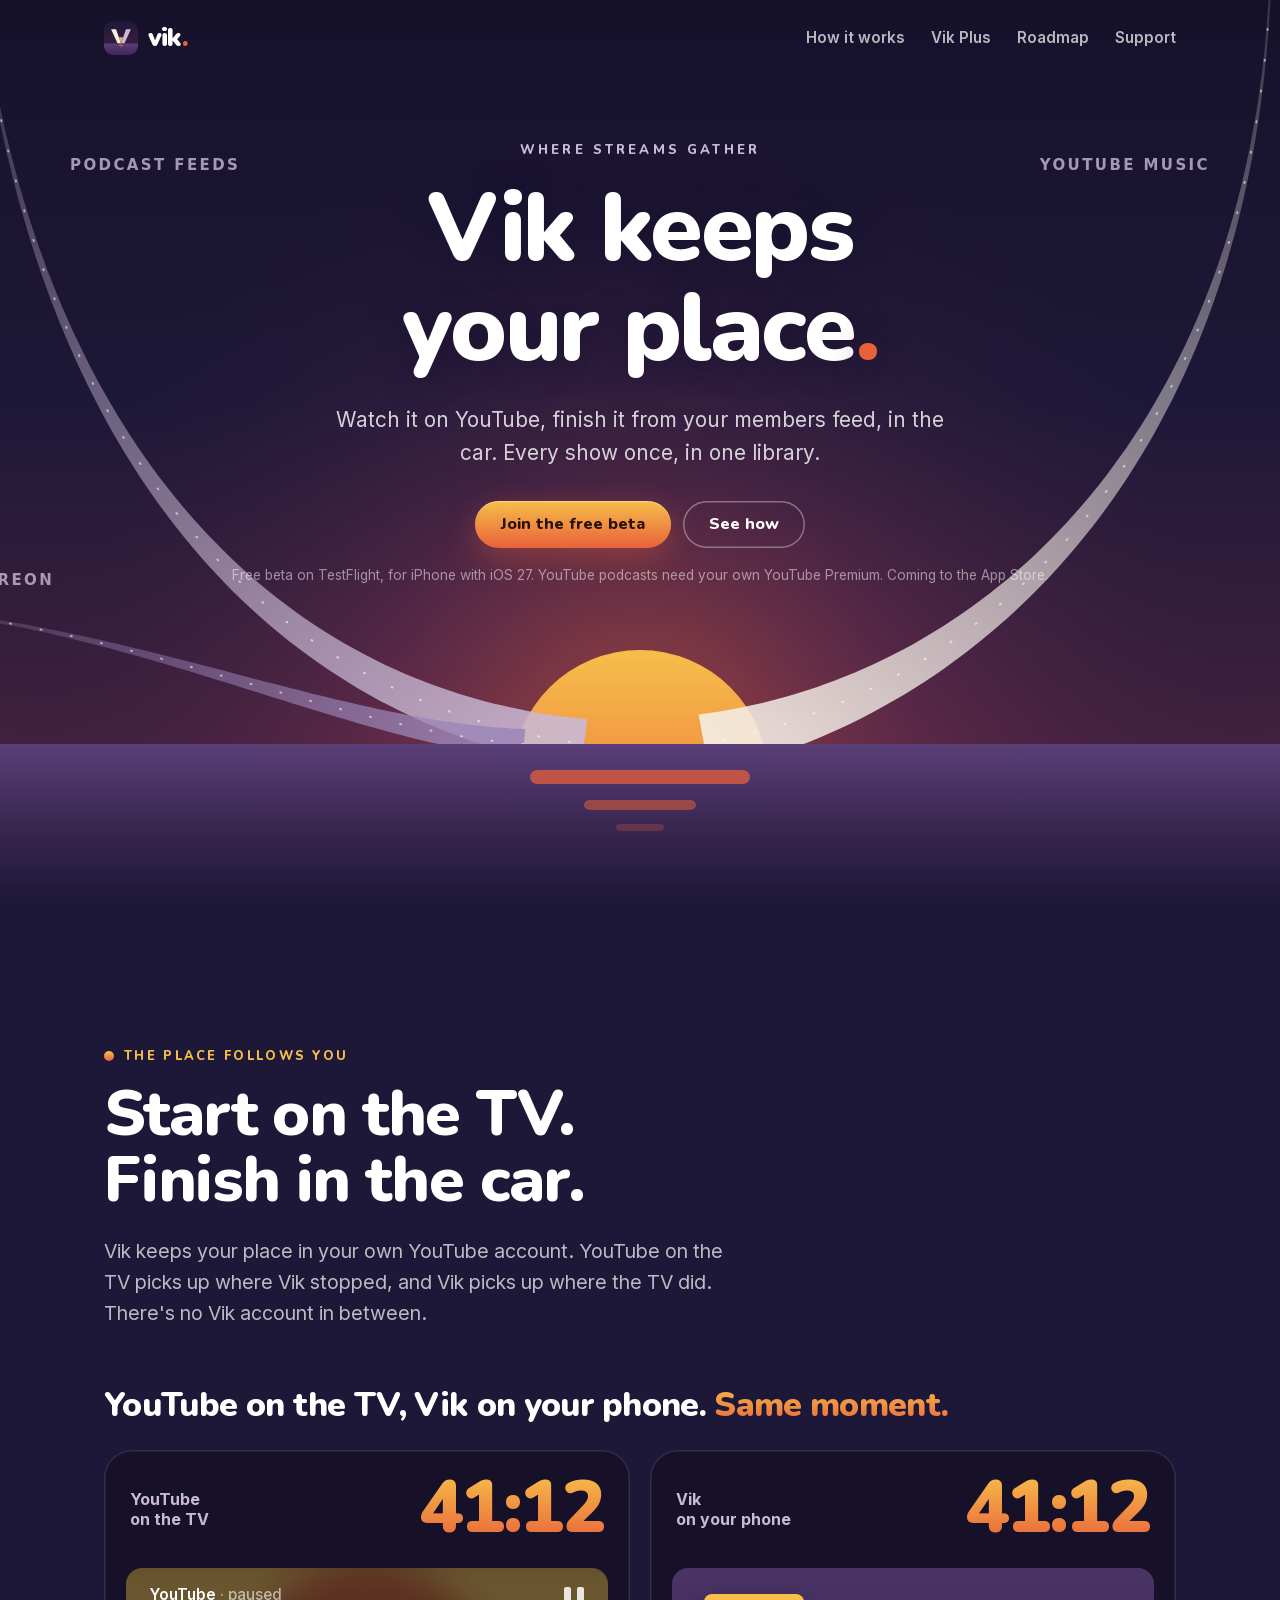
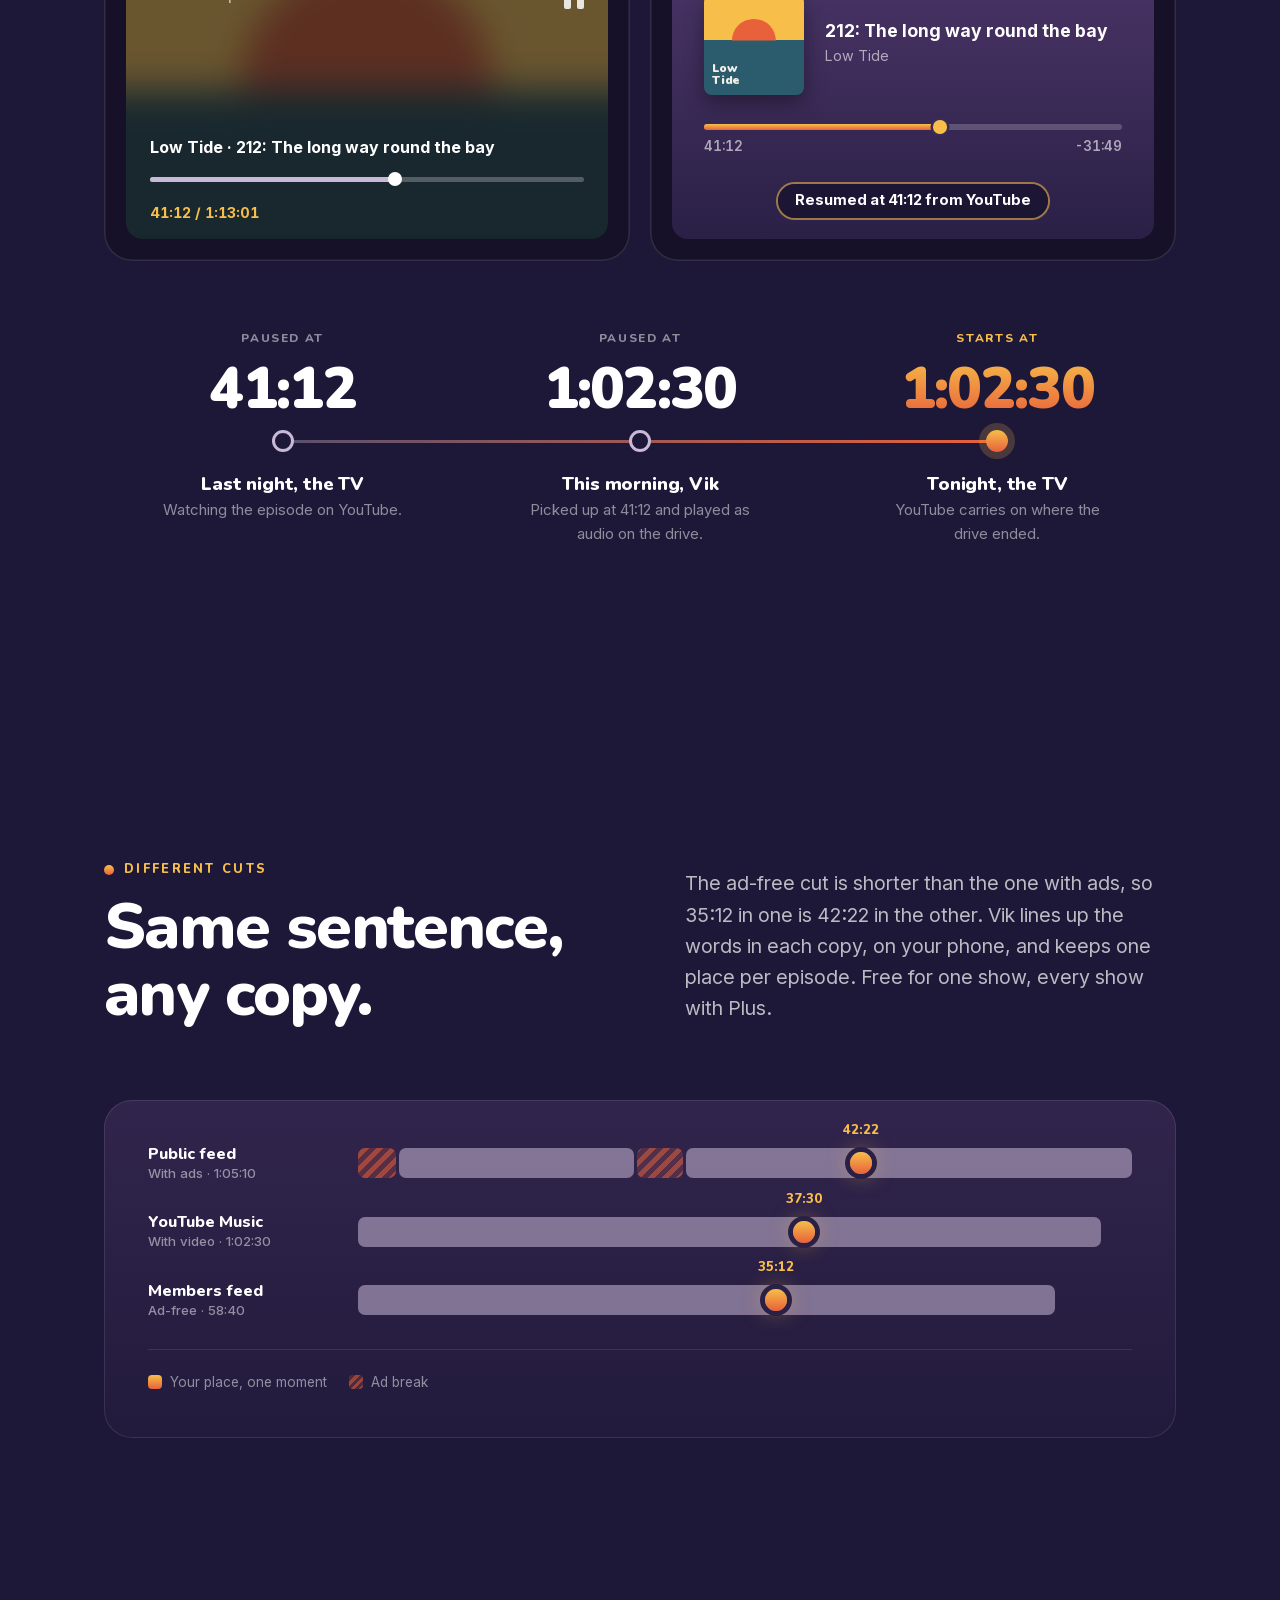
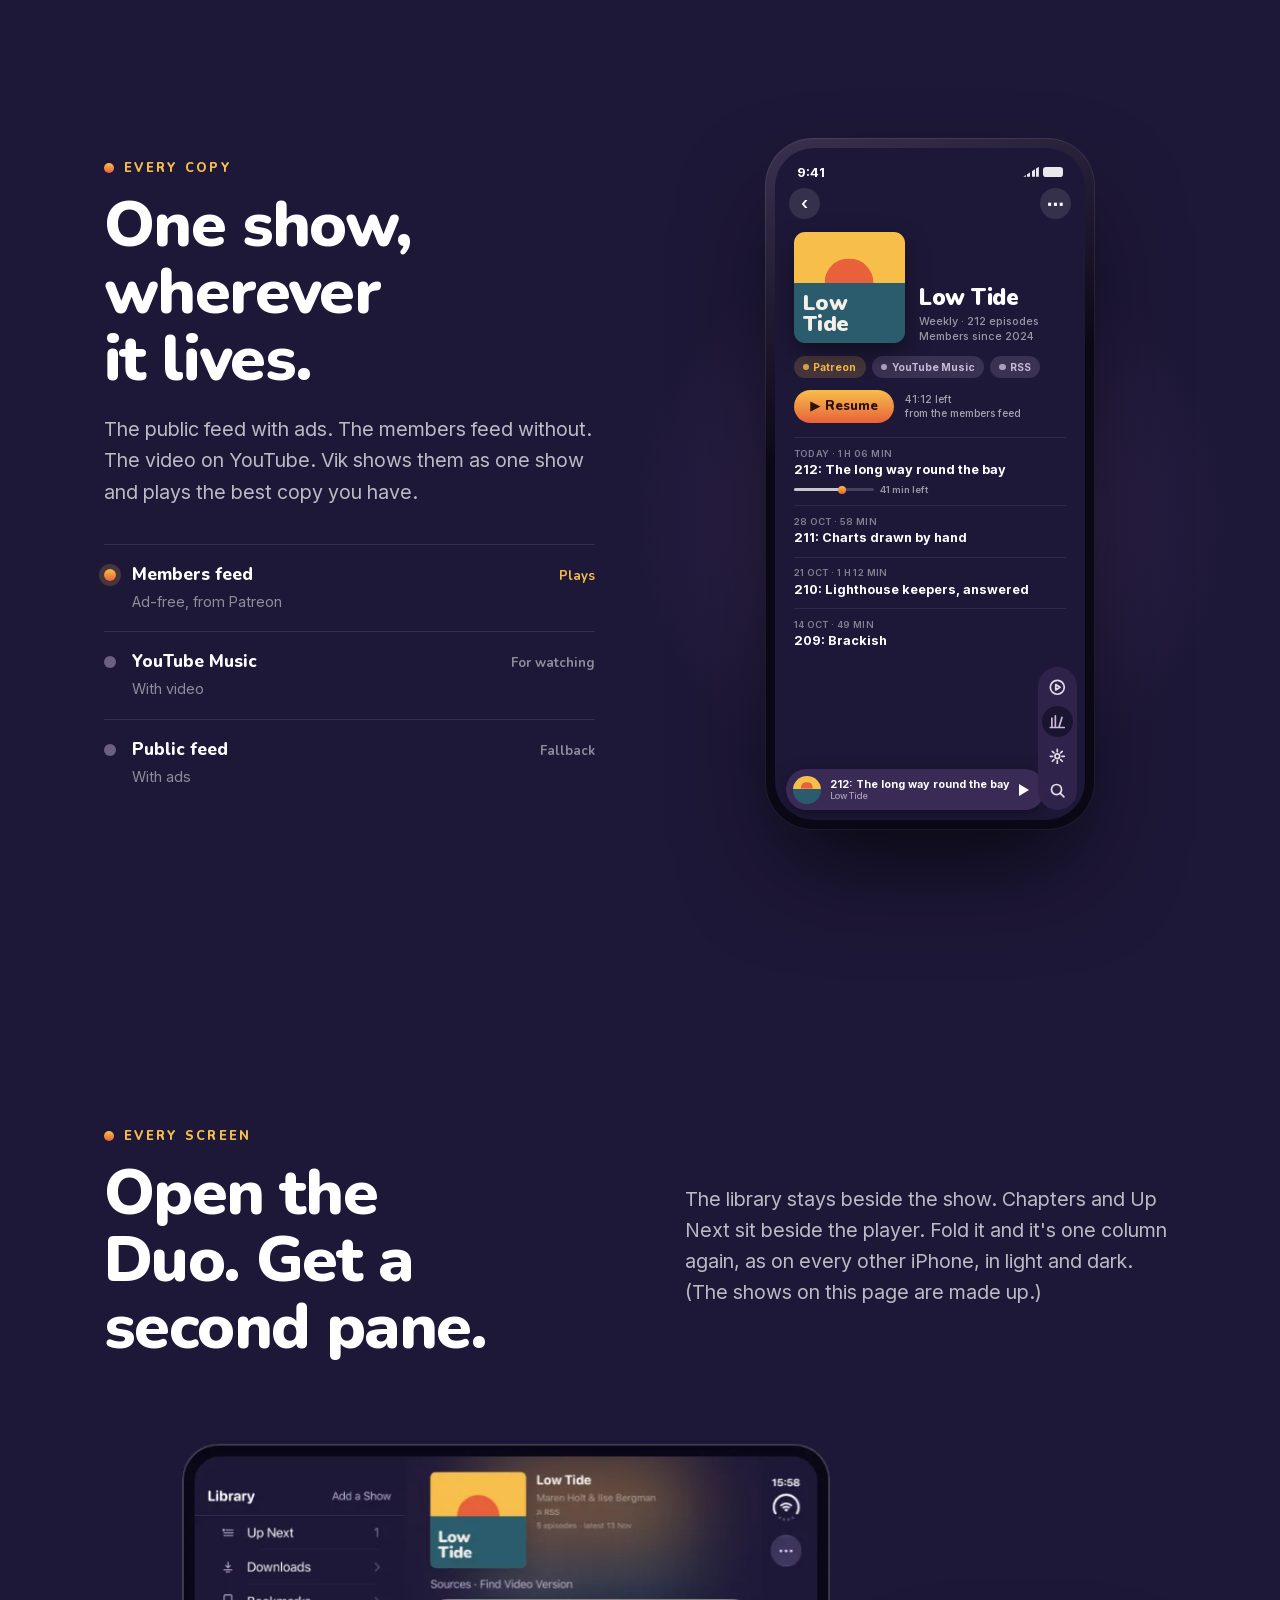
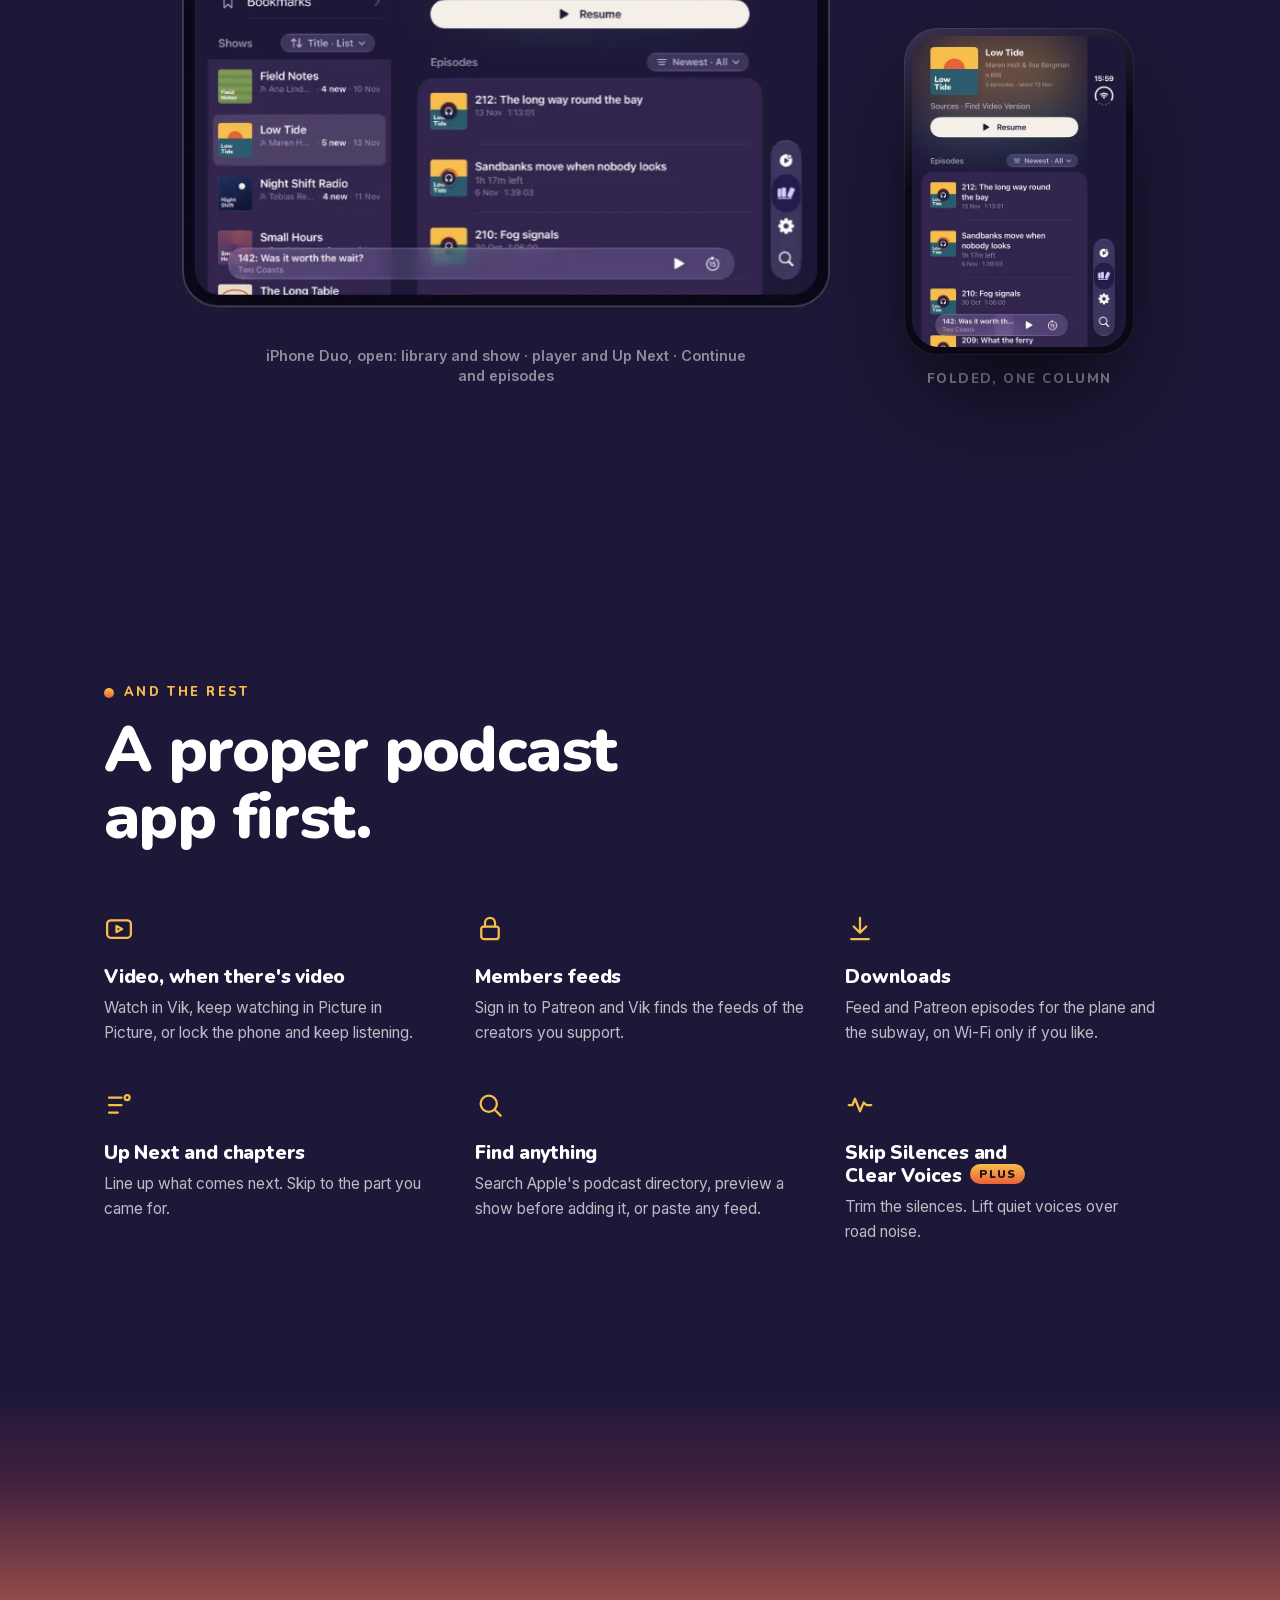
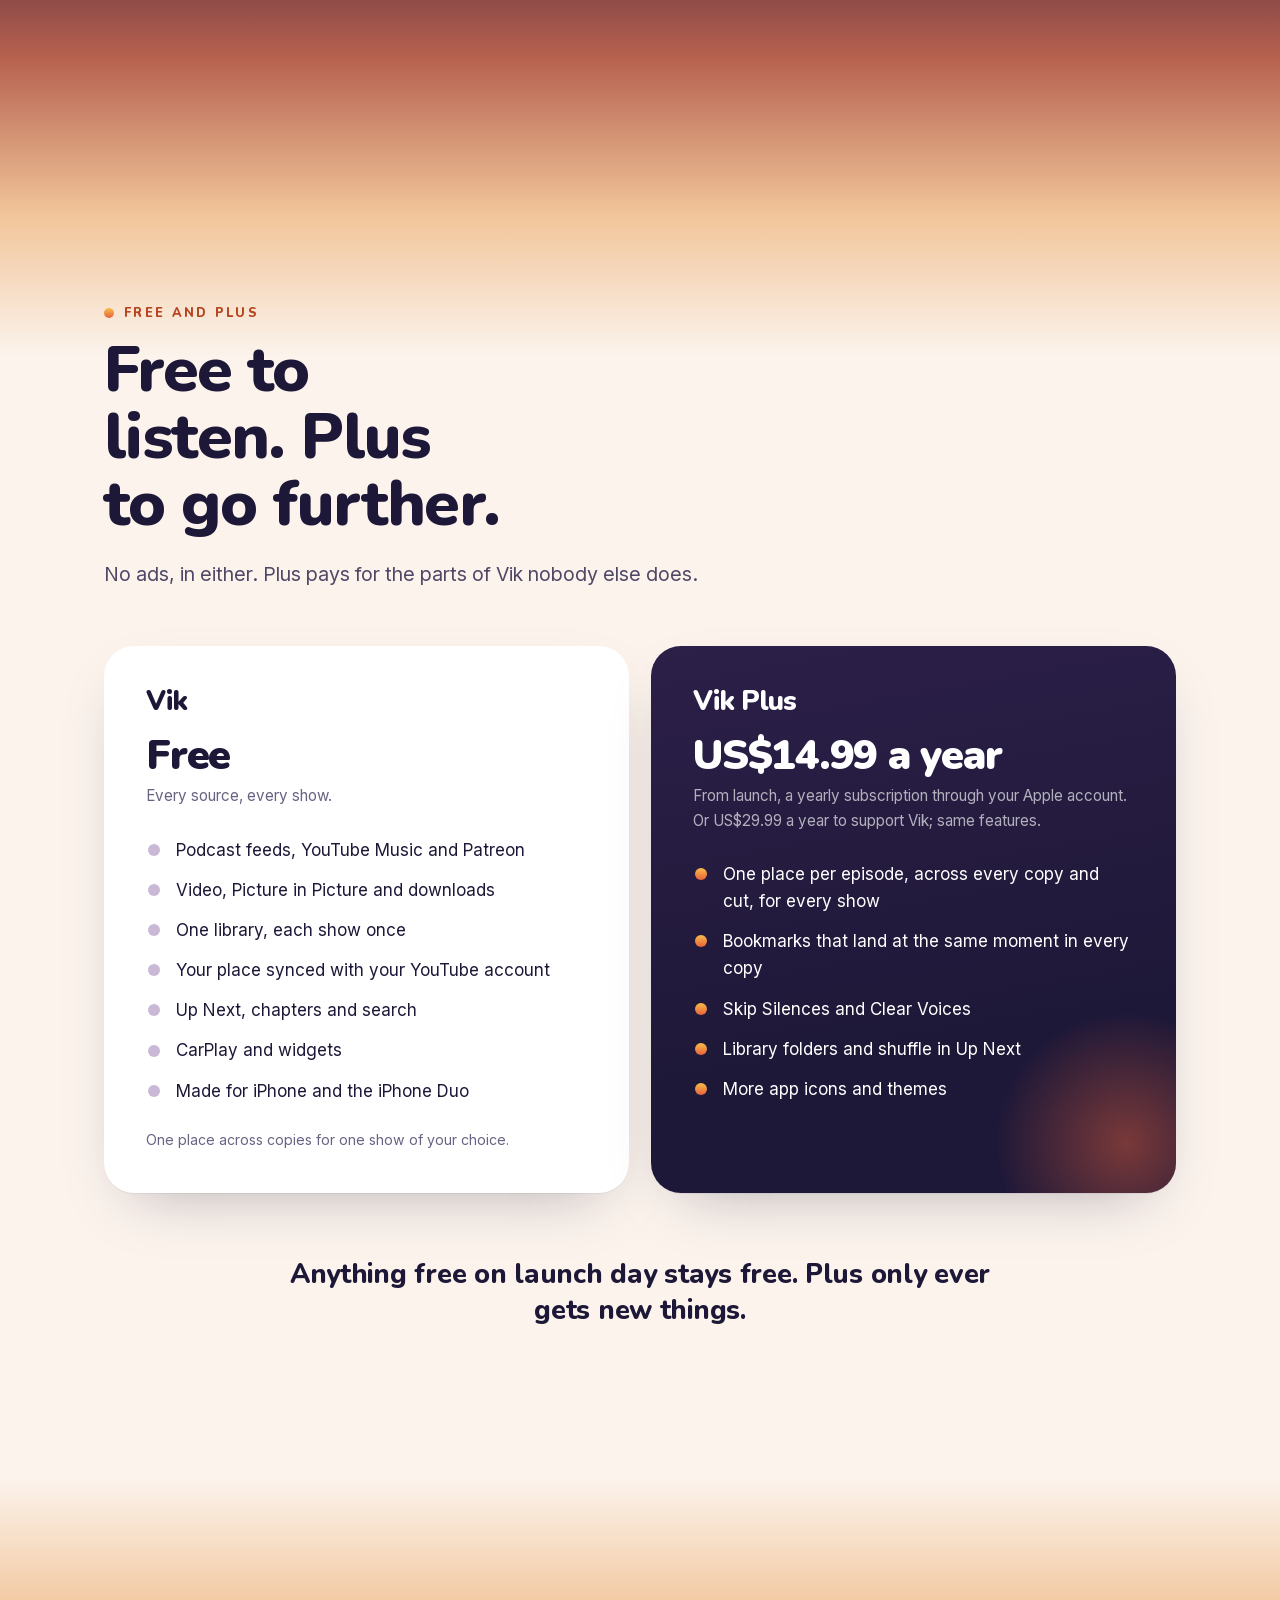
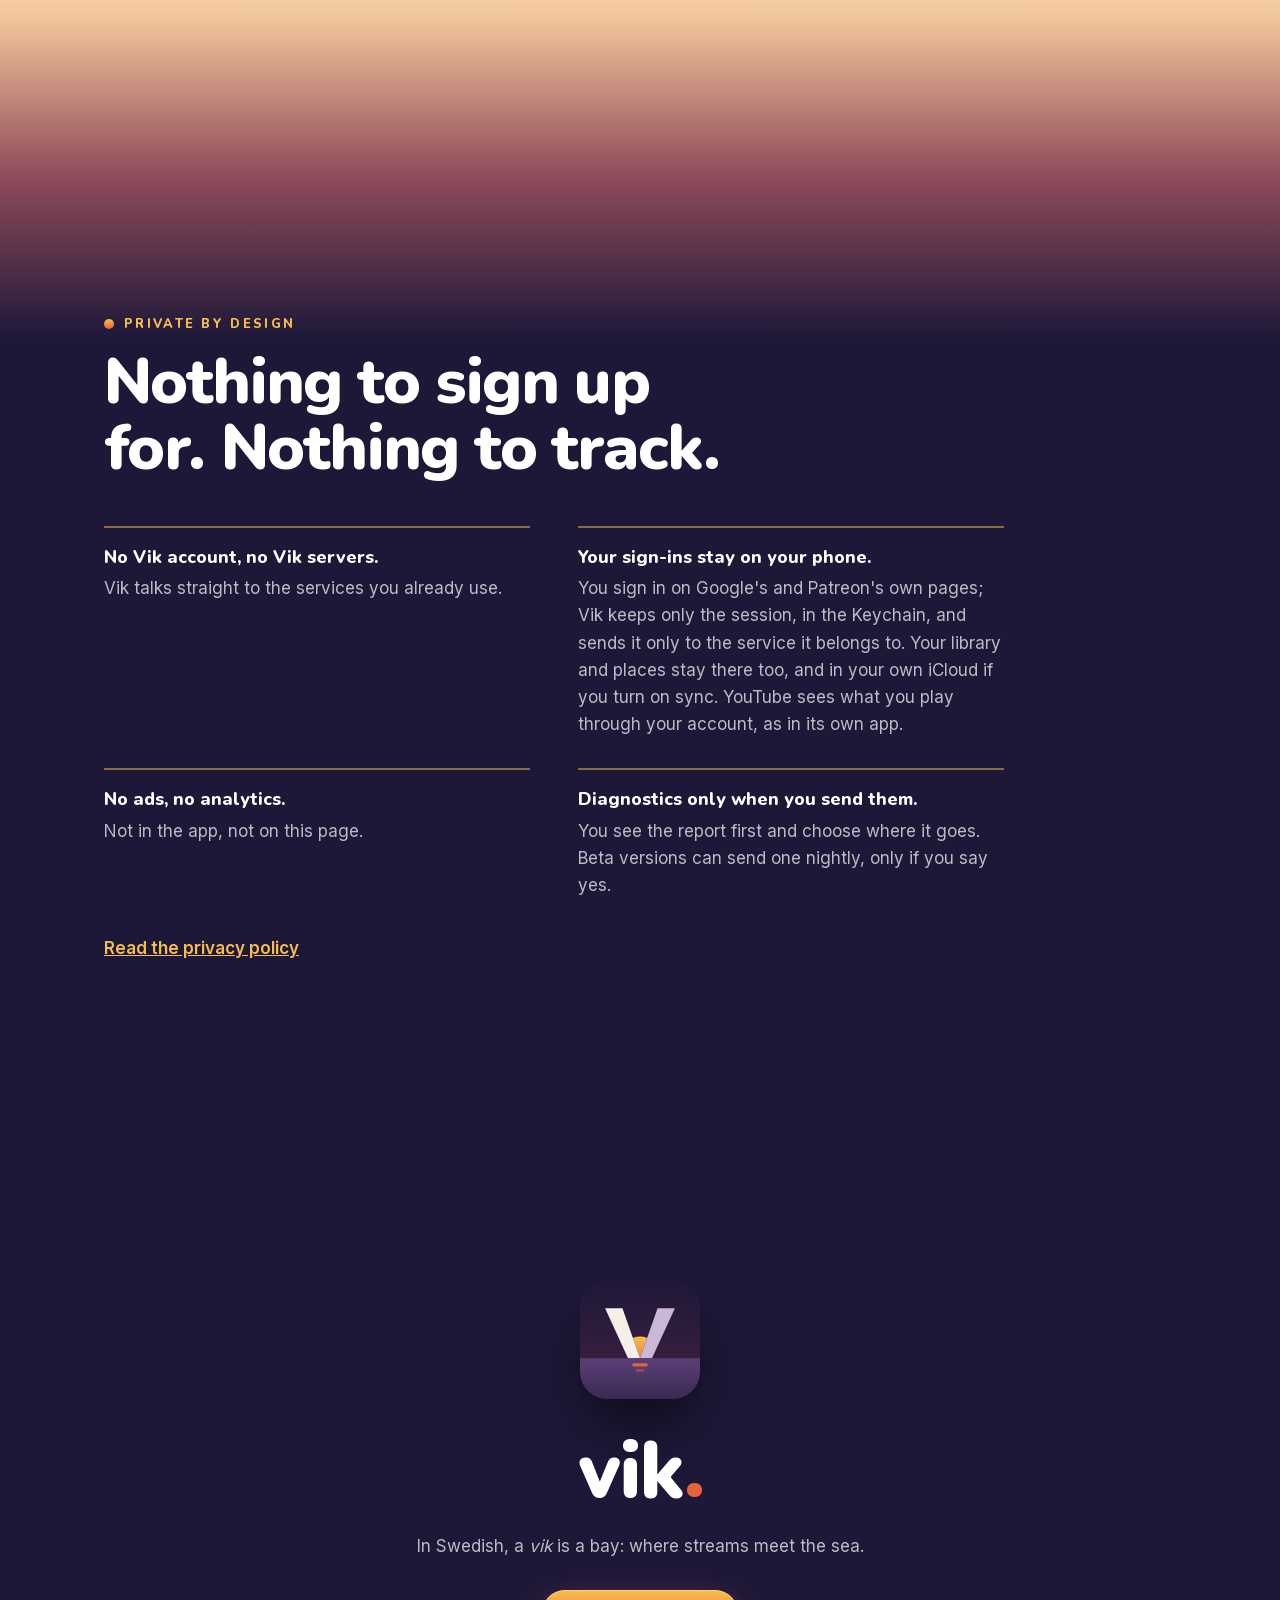
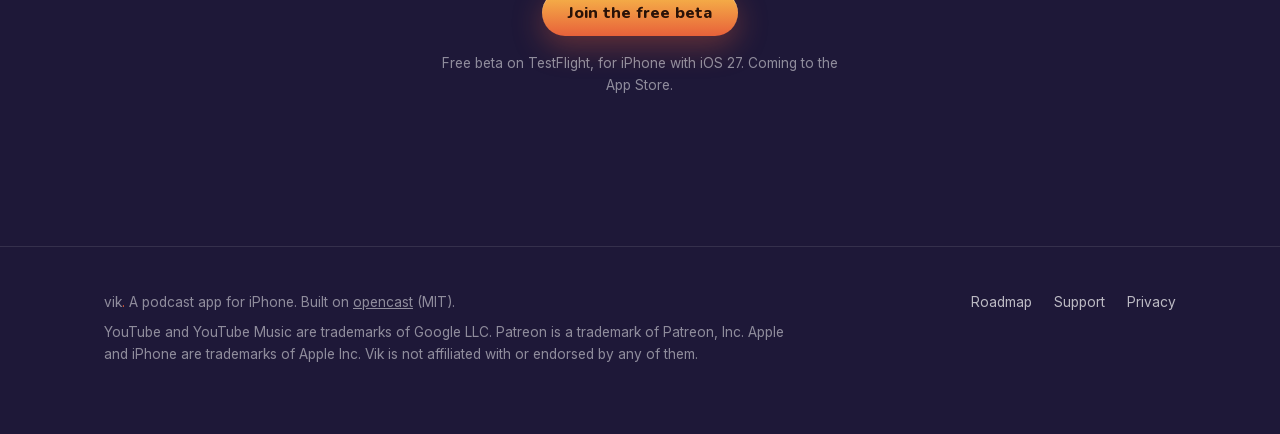
<file: index.html>
<!doctype html>
<html lang="en">
<head>
<meta charset="utf-8">
<meta name="viewport" content="width=device-width, initial-scale=1, viewport-fit=cover">
<title>Vik: where streams gather</title>
<meta name="description" content="Vik is a podcast app for iPhone that gathers your podcast feeds, YouTube Music and Patreon into one library, and keeps your place wherever you listen.">
<meta name="theme-color" content="#16112B">
<meta property="og:type" content="website">
<meta property="og:site_name" content="Vik">
<meta property="og:title" content="Vik keeps your place">
<meta property="og:description" content="A podcast app for iPhone. Watch it on YouTube, finish it from your members feed, in the car. Every show once, in one library.">
<meta property="og:url" content="https://getvik.app/">
<meta property="og:image" content="https://getvik.app/assets/og.png">
<meta property="og:image:width" content="1200">
<meta property="og:image:height" content="630">
<meta property="og:image:alt" content="YouTube on the TV paused at 41:12, and Vik on the phone at 41:12: the same moment.">
<meta name="twitter:card" content="summary_large_image">
<link rel="icon" href="assets/vik-icon.svg" type="image/svg+xml">
<link rel="preload" href="assets/fonts/nunito.woff2" as="font" type="font/woff2" crossorigin>
<link rel="stylesheet" href="assets/site.css">
</head>
<body>

<header class="site-head">
  <div class="wrap">
    <a class="brand" href="./"><img src="assets/vik-icon.svg" alt=""><span>vik<span class="dot">.</span></span></a>
    <nav aria-label="Main">
      <a class="hide-sm" href="#place">How it works</a>
      <a href="#plus">Vik Plus</a>
      <a href="roadmap.html">Roadmap</a>
      <a href="support.html">Support</a>
    </nav>
  </div>
</header>

<main>
  <section class="hero">
    <div class="scene" aria-hidden="true"><img src="assets/hero.svg" alt=""></div>
    <div class="wrap hero-copy">
      <div class="tagline">where streams gather</div>
      <h1>Vik keeps<br>your place<span class="dot">.</span></h1>
      <p class="lede">Watch it on YouTube, finish it from your members feed, in the car. Every show once, in one library.</p>
      <div class="actions">
        <a class="btn btn-sun" href="https://testflight.apple.com/join/d57THFvM">Join the free beta</a>
        <a class="btn btn-line" href="#place">See how</a>
      </div>
      <p class="fine">Free beta on TestFlight, for iPhone with iOS 27. YouTube podcasts need your own YouTube Premium. Coming to the App Store.</p>
    </div>
    <div class="scroll-cue" aria-hidden="true"></div>
  </section>

  <section class="section" id="place">
    <div class="wrap">
      <div class="rise">
        <div class="eyebrow">The place follows you</div>
        <h2>Start on the TV. Finish in the car.</h2>
        <p class="lede">Vik keeps your place in your own YouTube account. YouTube on the TV picks up where Vik stopped, and Vik picks up where the TV did. There's no Vik account in between.</p>
      </div>
      <figure class="same rise" aria-label="The same moment on the TV and in Vik">
        <figcaption class="same-head"><span class="m1">YouTube on the TV, Vik on your phone. <span class="sunlit">Same moment.</span></span><span class="m2" aria-hidden="true">Members feed, cut differently. <span class="sunlit">Same sentence.</span></span></figcaption>
        <div class="same-panels">
          <div class="panel tv">
            <div class="panel-top"><span class="who">YouTube<br>on the TV</span><span class="big sunlit">41:12</span></div>
            <div class="tv-screen" aria-hidden="true"><div class="art tide"></div><div class="tv-where">YouTube <span>· paused</span></div><div class="tv-pause"><i></i><i></i></div><div class="tv-title">Low Tide · 212: The long way round the bay</div><div class="tv-bar"><i></i><b></b></div><div class="tv-time">41:12 / 1:13:01</div></div>
          </div>
          <div class="panel vik">
            <div class="panel-top"><span class="who"><span class="m1">Vik<br>on your phone</span><span class="m2" aria-hidden="true">Members feed<br>in Vik</span></span><span class="big"><span class="m1 sunlit">41:12</span><span class="m2 sunlit" aria-hidden="true">same sentence</span></span></div>
            <div class="np" aria-hidden="true"><div class="np-head"><div class="art tide"><span>Low<br>Tide</span></div><div class="np-text"><b>212: The long way round the bay</b><small>Low Tide</small></div></div>
              <div class="np-bar"><i class="m1"></i><i class="m2"></i></div><div class="np-times"><span><span class="m1">41:12</span><span class="m2">38:57</span></span><span><span class="m1">-31:49</span><span class="m2">-29:43</span></span></div>
              <div class="np-chip"><span class="m1">Resumed at 41:12 from YouTube</span><span class="m2">Position syncs to YouTube</span></div></div>
          </div>
        </div>
      </figure>
      <div class="voyage rise" aria-label="One episode's place across three sessions">
        <div class="stop"><span class="at">Paused at</span><time>41:12</time><div class="buoy"></div><h3>Last night, the TV</h3><p>Watching the episode on YouTube.</p></div>
        <div class="stop"><span class="at">Paused at</span><time>1:02:30</time><div class="buoy"></div><h3>This morning, Vik</h3><p>Picked up at 41:12 and played as audio on the drive.</p></div>
        <div class="stop now"><span class="at">Starts at</span><time class="sunlit">1:02:30</time><div class="buoy"></div><h3>Tonight, the TV</h3><p>YouTube carries on where the drive ended.</p></div>
      </div>
    </div>
  </section>

  <section class="section" id="cuts">
    <div class="wrap">
      <div class="two">
        <div class="rise">
          <div class="eyebrow">Different cuts</div>
          <h2>Same sentence, any copy.</h2>
        </div>
        <p class="lede rise">The ad-free cut is shorter than the one with ads, so 35:12 in one is 42:22 in the other. Vik lines up the words in each copy, on your phone, and keeps one place per episode. Free for one show, every show with Plus.</p>
      </div>
      <div class="cuts rise" role="img" aria-label="The same moment marked in three copies of an episode, at 42:22, 37:30 and 35:12">
        <div class="cut"><div class="name">Public feed<span>With ads · 1:05:10</span></div>
          <div class="track"><div class="bar" style="width:100%"><i class="ad" style="flex:5"></i><i style="flex:30.7"></i><i class="ad" style="flex:6"></i><i style="flex:58.3"></i><b style="left:65%"></b><small style="left:65%">42:22</small></div></div></div>
        <div class="cut"><div class="name">YouTube Music<span>With video · 1:02:30</span></div>
          <div class="track"><div class="bar" style="width:96%"><i style="flex:1"></i><b style="left:60%"></b><small style="left:60%">37:30</small></div></div></div>
        <div class="cut"><div class="name">Members feed<span>Ad-free · 58:40</span></div>
          <div class="track"><div class="bar" style="width:90%"><i style="flex:1"></i><b style="left:60%"></b><small style="left:60%">35:12</small></div></div></div>
        <div class="key"><span><i style="background:var(--sun)"></i>Your place, one moment</span><span><i style="background:repeating-linear-gradient(-45deg,rgba(232,97,58,.6) 0 3px,rgba(232,97,58,.2) 3px 6px)"></i>Ad break</span></div>
      </div>
    </div>
  </section>

  <section class="section" id="show">
    <div class="wrap two">
      <div class="rise">
        <div class="eyebrow">Every copy</div>
        <h2>One show, wherever it lives.</h2>
        <p class="lede">The public feed with ads. The members feed without. The video on YouTube. Vik shows them as one show and plays the best copy you have.</p>
        <ul class="copies">
          <li class="best"><div><strong>Members feed</strong><br><span>Ad-free, from Patreon</span></div><em>Plays</em></li>
          <li><div><strong>YouTube Music</strong><br><span>With video</span></div><em>For watching</em></li>
          <li><div><strong>Public feed</strong><br><span>With ads</span></div><em>Fallback</em></li>
        </ul>
      </div>
      <div class="halo rise">
        <div class="device"><div class="screen" role="img" aria-label="A show in Vik with its three sources: Patreon, YouTube Music and RSS"><div class="sb"><span>9:41</span><span><i class="sig"></i><i></i></span></div><div class="nav"><span>‹</span><span>⋯</span></div><div class="show-head"><div class="art tide"><span>Low<br>Tide</span></div><div><h4>Low Tide</h4><p>Weekly · 212 episodes<br>Members since 2024</p></div></div>
<div class="chips"><span class="on">Patreon</span><span>YouTube Music</span><span>RSS</span></div>
<div class="playrow"><span class="playbtn">▶ Resume</span><small>41:12 left<br>from the members feed</small></div>
<div class="eps">
<div class="ep"><small>Today · 1 h 06 min</small><p>212: The long way round the bay</p><div class="prog"><i></i>41 min left</div></div>
<div class="ep"><small>28 Oct · 58 min</small><p>211: Charts drawn by hand</p></div>
<div class="ep"><small>21 Oct · 1 h 12 min</small><p>210: Lighthouse keepers, answered</p></div>
<div class="ep"><small>14 Oct · 49 min</small><p>209: Brackish</p></div>
</div><div class="dock"><div class="mini-player"><div class="art tide"></div><p>212: The long way round the bay<small>Low Tide</small></p><span class="pp"></span></div></div><div class="rail"><span><svg viewBox="0 0 24 24"><circle cx="12" cy="12" r="9"/><path d="M10 8.5v7l5.5-3.5z"/></svg></span><span class="on"><svg viewBox="0 0 24 24"><path d="M5 20V8M9.5 20V5M14 20l4-13M3 20h18"/></svg></span><span><svg viewBox="0 0 24 24"><circle cx="12" cy="12" r="3"/><path d="M12 3v3M12 18v3M3 12h3M18 12h3M5.6 5.6l2.1 2.1M16.3 16.3l2.1 2.1M5.6 18.4l2.1-2.1M16.3 7.7l2.1-2.1"/></svg></span><span><svg viewBox="0 0 24 24"><circle cx="11" cy="11" r="6.5"/><path d="M16 16l4.5 4.5"/></svg></span></div></div></div>
      </div>
    </div>
  </section>

  <section class="section" id="devices">
    <div class="wrap">
      <div class="two">
        <div class="rise">
          <div class="eyebrow">Every screen</div>
          <h2>Open the Duo. Get a second pane.</h2>
        </div>
        <p class="lede rise">The library stays beside the show. Chapters and Up Next sit beside the player. Fold it and it's one column again, as on every other iPhone, in light and dark. (The shows on this page are made up.)</p>
      </div>
      <div class="devices rise">
        <figure class="clip">
          <video autoplay muted loop playsinline preload="metadata" poster="assets/duo-open.webp" width="800" height="560" aria-label="Vik on the open iPhone Duo: the library beside a show, then Up Next beside the player, then Continue beside the episode list"><source src="assets/duo-open.mp4" type="video/mp4"></video>
          <img class="still" src="assets/duo-open.webp" width="800" height="560" alt="Vik on the open iPhone Duo: the library beside a show">
          <figcaption>iPhone Duo, open: library and show · player and Up Next · Continue and episodes</figcaption>
        </figure>
        <figure class="folded"><div class="device phone"><img src="assets/phone-show.webp" width="466" height="678" alt="A show in Vik on iPhone, with its episodes and the navigation rail on the right"></div><figcaption>Folded, one column</figcaption></figure>
      </div>
    </div>
  </section>

  <section class="section" id="features">
    <div class="wrap">
      <div class="rise">
        <div class="eyebrow">And the rest</div>
        <h2>A proper podcast app first.</h2>
      </div>
      <div class="features">
        <div class="feature rise"><svg viewBox="0 0 24 24"><rect x="2.5" y="5" width="19" height="14" rx="3"/><path d="M10 9.5v5l4.5-2.5z"/></svg><h3>Video, when there's video</h3><p>Watch in Vik, keep watching in Picture in Picture, or lock the phone and keep listening.</p></div>
        <div class="feature rise"><svg viewBox="0 0 24 24"><rect x="5" y="10" width="14" height="10" rx="2"/><path d="M8 10V7a4 4 0 0 1 8 0v3"/></svg><h3>Members feeds</h3><p>Sign in to Patreon and Vik finds the feeds of the creators you support.</p></div>
        <div class="feature rise"><svg viewBox="0 0 24 24"><path d="M12 3v12M7 10l5 5 5-5M5 20h14"/></svg><h3>Downloads</h3><p>Feed and Patreon episodes for the plane and the subway, on Wi-Fi only if you like.</p></div>
        <div class="feature rise"><svg viewBox="0 0 24 24"><path d="M4 6h10M4 12h10M4 18h7"/><circle cx="18.5" cy="6" r="2"/></svg><h3>Up Next and chapters</h3><p>Line up what comes next. Skip to the part you came for.</p></div>
        <div class="feature rise"><svg viewBox="0 0 24 24"><circle cx="11" cy="11" r="6.5"/><path d="M16 16l4.5 4.5"/></svg><h3>Find anything</h3><p>Search Apple's podcast directory, preview a show before adding it, or paste any feed.</p></div>
        <div class="feature rise"><svg viewBox="0 0 24 24"><path d="M3 12h3l2-5 4 10 3-7 2 2h4"/></svg><h3>Skip Silences and Clear Voices<span class="plus-chip">PLUS</span></h3><p>Trim the silences. Lift quiet voices over road noise.</p></div>
      </div>
    </div>
  </section>

  <section class="section dawn" id="plus">
    <div class="wrap">
      <div class="rise">
        <div class="eyebrow">Free and Plus</div>
        <h2>Free to listen. Plus to go further.</h2>
        <p class="lede">No ads, in either. Plus pays for the parts of Vik nobody else does.</p>
      </div>
      <div class="plans">
        <div class="plan rise">
          <h3>Vik</h3>
          <div class="price">Free</div>
          <div class="sub">Every source, every show.</div>
          <ul>
            <li>Podcast feeds, YouTube Music and Patreon</li>
            <li>Video, Picture in Picture and downloads</li>
            <li>One library, each show once</li>
            <li>Your place synced with your YouTube account</li>
            <li>Up Next, chapters and search</li>
            <li>CarPlay and widgets</li>
            <li>Made for iPhone and the iPhone Duo</li>
          </ul>
          <p class="foot">One place across copies for one show of your choice.</p>
        </div>
        <div class="plan plus rise">
          <h3>Vik Plus</h3>
          <div class="price">US$14.99 a year</div>
          <div class="sub">From launch, a yearly subscription through your Apple account. Or US$29.99 a year to support Vik; same features.</div>
          <ul>
            <li>One place per episode, across every copy and cut, for every show</li>
            <li>Bookmarks that land at the same moment in every copy</li>
            <li>Skip Silences and Clear Voices</li>
            <li>Library folders and shuffle in Up Next</li>
            <li>More app icons and themes</li>
          </ul>
        </div>
      </div>
      <p class="promise rise">Anything free on launch day stays free. Plus only ever gets new things.</p>
    </div>
  </section>

  <section class="section dusk private">
    <div class="wrap">
      <div class="rise">
        <div class="eyebrow">Private by design</div>
        <h2>Nothing to sign up for. Nothing to track.</h2>
      </div>
      <ul>
        <li class="rise"><strong>No Vik account, no Vik servers.</strong>Vik talks straight to the services you already use.</li>
        <li class="rise"><strong>Your sign-ins stay on your phone.</strong>You sign in on Google's and Patreon's own pages; Vik keeps only the session, in the Keychain, and sends it only to the service it belongs to. Your library and places stay there too, and in your own iCloud if you turn on sync. YouTube sees what you play through your account, as in its own app.</li>
        <li class="rise"><strong>No ads, no analytics.</strong>Not in the app, not on this page.</li>
        <li class="rise"><strong>Diagnostics only when you send them.</strong>You see the report first and choose where it goes. Beta versions can send one nightly, only if you say yes.</li>
      </ul>
      <p style="margin-top:36px"><a href="privacy.html" style="color:var(--sun-a);font-weight:600">Read the privacy policy</a></p>
    </div>
  </section>

  <section class="closer">
    <div class="wrap rise">
      <img src="assets/vik-icon.svg" alt="Vik's icon: the sun setting into a bay">
      <h2>vik<span class="dot">.</span></h2>
      <p>In Swedish, a <em>vik</em> is a bay: where streams meet the sea.</p>
      <a class="btn btn-sun" href="https://testflight.apple.com/join/d57THFvM">Join the free beta</a>
      <p class="fine">Free beta on TestFlight, for iPhone with iOS 27. Coming to the App Store.</p>
    </div>
  </section>
</main>

<footer class="site-foot">
  <div class="wrap">
    <div>
      <p>vik<span class="dot">.</span> A podcast app for iPhone. Built on <a href="https://github.com/connlark/opencast">opencast</a> (MIT).</p>
      <p>YouTube and YouTube Music are trademarks of Google LLC. Patreon is a trademark of Patreon, Inc. Apple and iPhone are trademarks of Apple Inc. Vik is not affiliated with or endorsed by any of them.</p>
    </div>
    <nav aria-label="Footer">
      <a href="roadmap.html">Roadmap</a>
      <a href="support.html">Support</a>
      <a href="privacy.html">Privacy</a>
    </nav>
  </div>
</footer>
</body>
</html>
</file>
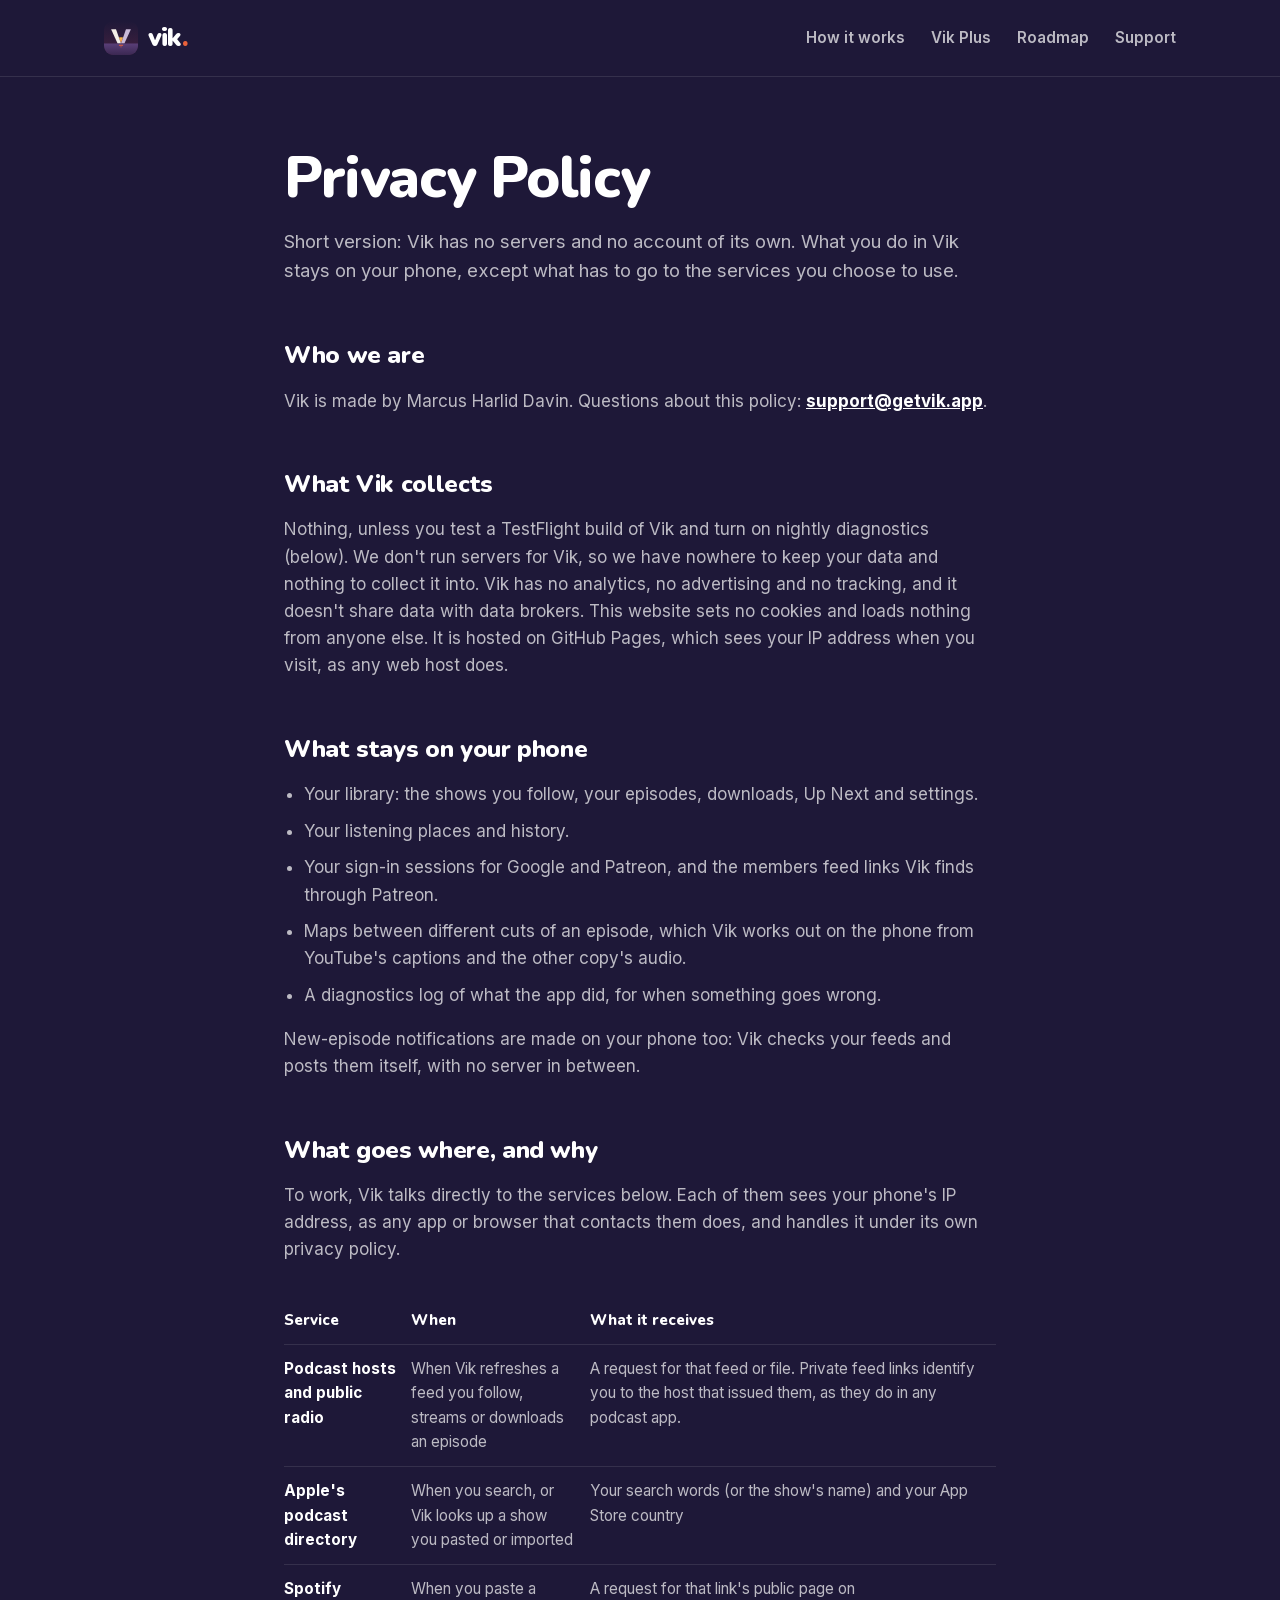
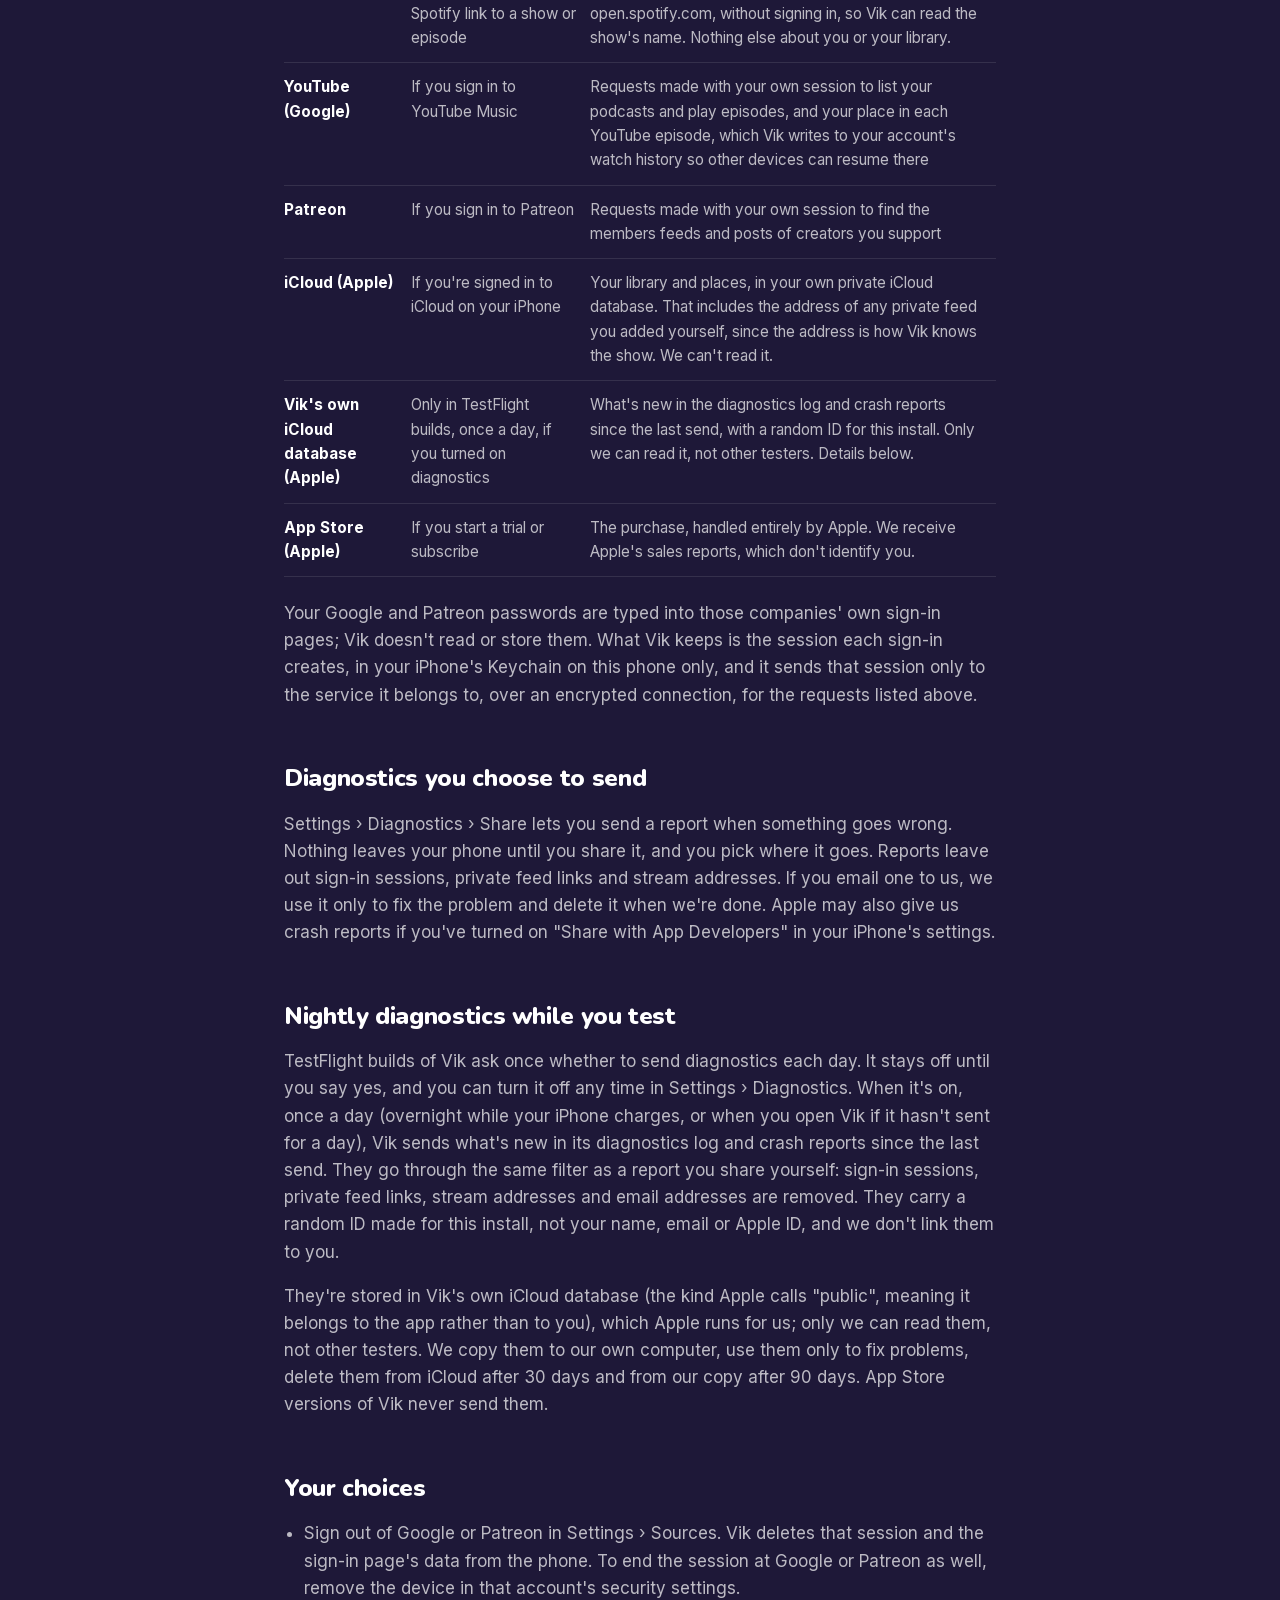
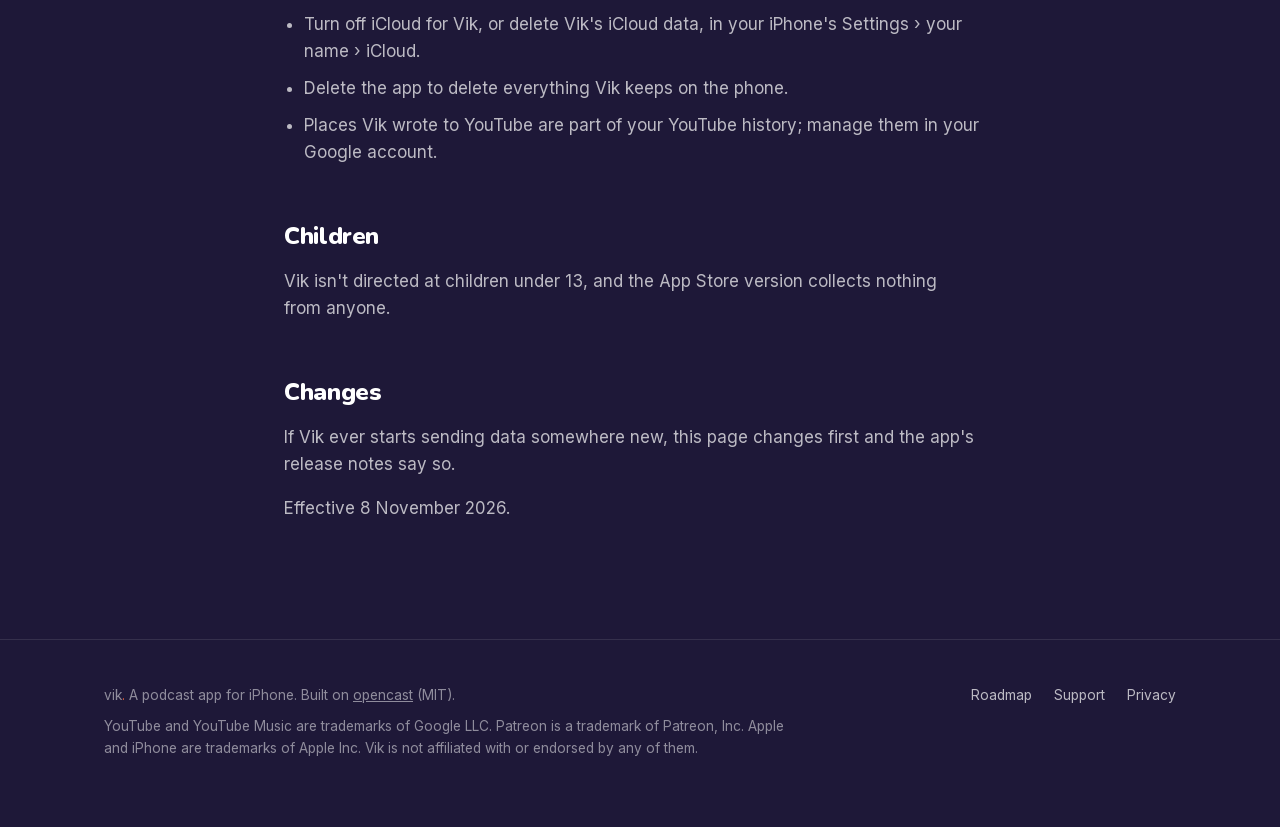
<file: privacy.html>
<!doctype html>
<html lang="en">
<head>
<meta charset="utf-8">
<meta name="viewport" content="width=device-width, initial-scale=1, viewport-fit=cover">
<title>Vik Privacy Policy</title>
<meta name="description" content="What Vik does with your data: it keeps it on your phone and sends it only to the services you choose.">
<meta name="theme-color" content="#16112B">
<meta property="og:type" content="website">
<meta property="og:site_name" content="Vik">
<meta property="og:title" content="Vik Privacy Policy">
<meta property="og:description" content="What Vik does with your data: it keeps it on your phone and sends it only to the services you choose.">
<meta property="og:url" content="https://getvik.app/privacy.html">
<meta property="og:image" content="https://getvik.app/assets/og.png">
<meta property="og:image:width" content="1200">
<meta property="og:image:height" content="630">
<meta property="og:image:alt" content="YouTube on the TV paused at 41:12, and Vik on the phone at 41:12: the same moment.">
<meta name="twitter:card" content="summary_large_image">
<link rel="icon" href="assets/vik-icon.svg" type="image/svg+xml">
<link rel="stylesheet" href="assets/site.css">
</head>
<body>

<header class="site-head page-head">
  <div class="wrap">
    <a class="brand" href="./"><img src="assets/vik-icon.svg" alt=""><span>vik<span class="dot">.</span></span></a>
    <nav aria-label="Main">
      <a class="hide-sm" href="./#place">How it works</a>
      <a href="./#plus">Vik Plus</a>
      <a href="roadmap.html">Roadmap</a>
      <a href="support.html">Support</a>
    </nav>
  </div>
</header>

<main class="page">
  <h1>Privacy Policy</h1>
  <p class="lede">Short version: Vik has no servers and no account of its own. What you do in Vik stays on your phone, except what has to go to the services you choose to use.</p>

  <h2>Who we are</h2>
  <p>Vik is made by Marcus Harlid Davin. Questions about this policy: <strong><a href="mailto:support@getvik.app">support@getvik.app</a></strong>.</p>

  <h2>What Vik collects</h2>
  <p>Nothing, unless you test a TestFlight build of Vik and turn on nightly diagnostics (below). We don't run servers for Vik, so we have nowhere to keep your data and nothing to collect it into. Vik has no analytics, no advertising and no tracking, and it doesn't share data with data brokers. This website sets no cookies and loads nothing from anyone else. It is hosted on GitHub Pages, which sees your IP address when you visit, as any web host does.</p>

  <h2>What stays on your phone</h2>
  <ul>
    <li>Your library: the shows you follow, your episodes, downloads, Up Next and settings.</li>
    <li>Your listening places and history.</li>
    <li>Your sign-in sessions for Google and Patreon, and the members feed links Vik finds through Patreon.</li>
    <li>Maps between different cuts of an episode, which Vik works out on the phone from YouTube's captions and the other copy's audio.</li>
    <li>A diagnostics log of what the app did, for when something goes wrong.</li>
  </ul>
  <p>New-episode notifications are made on your phone too: Vik checks your feeds and posts them itself, with no server in between.</p>

  <h2>What goes where, and why</h2>
  <p>To work, Vik talks directly to the services below. Each of them sees your phone's IP address, as any app or browser that contacts them does, and handles it under its own privacy policy.</p>
  <div class="table-scroll">
  <table>
    <thead><tr><th>Service</th><th>When</th><th>What it receives</th></tr></thead>
    <tbody>
      <tr><td><strong>Podcast hosts and public radio</strong></td><td>When Vik refreshes a feed you follow, streams or downloads an episode</td><td>A request for that feed or file. Private feed links identify you to the host that issued them, as they do in any podcast app.</td></tr>
      <tr><td><strong>Apple's podcast directory</strong></td><td>When you search, or Vik looks up a show you pasted or imported</td><td>Your search words (or the show's name) and your App Store country</td></tr>
      <tr><td><strong>Spotify</strong></td><td>When you paste a Spotify link to a show or episode</td><td>A request for that link's public page on open.spotify.com, without signing in, so Vik can read the show's name. Nothing else about you or your library.</td></tr>
      <tr><td><strong>YouTube (Google)</strong></td><td>If you sign in to YouTube Music</td><td>Requests made with your own session to list your podcasts and play episodes, and your place in each YouTube episode, which Vik writes to your account's watch history so other devices can resume there</td></tr>
      <tr><td><strong>Patreon</strong></td><td>If you sign in to Patreon</td><td>Requests made with your own session to find the members feeds and posts of creators you support</td></tr>
      <tr><td><strong>iCloud (Apple)</strong></td><td>If you're signed in to iCloud on your iPhone</td><td>Your library and places, in your own private iCloud database. That includes the address of any private feed you added yourself, since the address is how Vik knows the show. We can't read it.</td></tr>
      <tr><td><strong>Vik's own iCloud database (Apple)</strong></td><td>Only in TestFlight builds, once a day, if you turned on diagnostics</td><td>What's new in the diagnostics log and crash reports since the last send, with a random ID for this install. Only we can read it, not other testers. Details below.</td></tr>
      <tr><td><strong>App Store (Apple)</strong></td><td>If you start a trial or subscribe</td><td>The purchase, handled entirely by Apple. We receive Apple's sales reports, which don't identify you.</td></tr>
    </tbody>
  </table>
  </div>
  <p>Your Google and Patreon passwords are typed into those companies' own sign-in pages; Vik doesn't read or store them. What Vik keeps is the session each sign-in creates, in your iPhone's Keychain on this phone only, and it sends that session only to the service it belongs to, over an encrypted connection, for the requests listed above.</p>

  <h2>Diagnostics you choose to send</h2>
  <p>Settings › Diagnostics › Share lets you send a report when something goes wrong. Nothing leaves your phone until you share it, and you pick where it goes. Reports leave out sign-in sessions, private feed links and stream addresses. If you email one to us, we use it only to fix the problem and delete it when we're done. Apple may also give us crash reports if you've turned on "Share with App Developers" in your iPhone's settings.</p>

  <h2>Nightly diagnostics while you test</h2>
  <p>TestFlight builds of Vik ask once whether to send diagnostics each day. It stays off until you say yes, and you can turn it off any time in Settings › Diagnostics. When it's on, once a day (overnight while your iPhone charges, or when you open Vik if it hasn't sent for a day), Vik sends what's new in its diagnostics log and crash reports since the last send. They go through the same filter as a report you share yourself: sign-in sessions, private feed links, stream addresses and email addresses are removed. They carry a random ID made for this install, not your name, email or Apple ID, and we don't link them to you.</p>
  <p>They're stored in Vik's own iCloud database (the kind Apple calls "public", meaning it belongs to the app rather than to you), which Apple runs for us; only we can read them, not other testers. We copy them to our own computer, use them only to fix problems, delete them from iCloud after 30 days and from our copy after 90 days. App Store versions of Vik never send them.</p>

  <h2>Your choices</h2>
  <ul>
    <li>Sign out of Google or Patreon in Settings › Sources. Vik deletes that session and the sign-in page's data from the phone. To end the session at Google or Patreon as well, remove the device in that account's security settings.</li>
    <li>Turn off iCloud for Vik, or delete Vik's iCloud data, in your iPhone's Settings › your name › iCloud.</li>
    <li>Delete the app to delete everything Vik keeps on the phone.</li>
    <li>Places Vik wrote to YouTube are part of your YouTube history; manage them in your Google account.</li>
  </ul>

  <h2>Children</h2>
  <p>Vik isn't directed at children under 13, and the App Store version collects nothing from anyone.</p>

  <h2>Changes</h2>
  <p>If Vik ever starts sending data somewhere new, this page changes first and the app's release notes say so.</p>
  <p class="note">Effective 8 November 2026.</p>
</main>

<footer class="site-foot">
  <div class="wrap">
    <div>
      <p>vik<span class="dot">.</span> A podcast app for iPhone. Built on <a href="https://github.com/connlark/opencast">opencast</a> (MIT).</p>
      <p>YouTube and YouTube Music are trademarks of Google LLC. Patreon is a trademark of Patreon, Inc. Apple and iPhone are trademarks of Apple Inc. Vik is not affiliated with or endorsed by any of them.</p>
    </div>
    <nav aria-label="Footer">
      <a href="roadmap.html">Roadmap</a>
      <a href="support.html">Support</a>
      <a href="privacy.html" aria-current="page">Privacy</a>
    </nav>
  </div>
</footer>
</body>
</html>
</file>
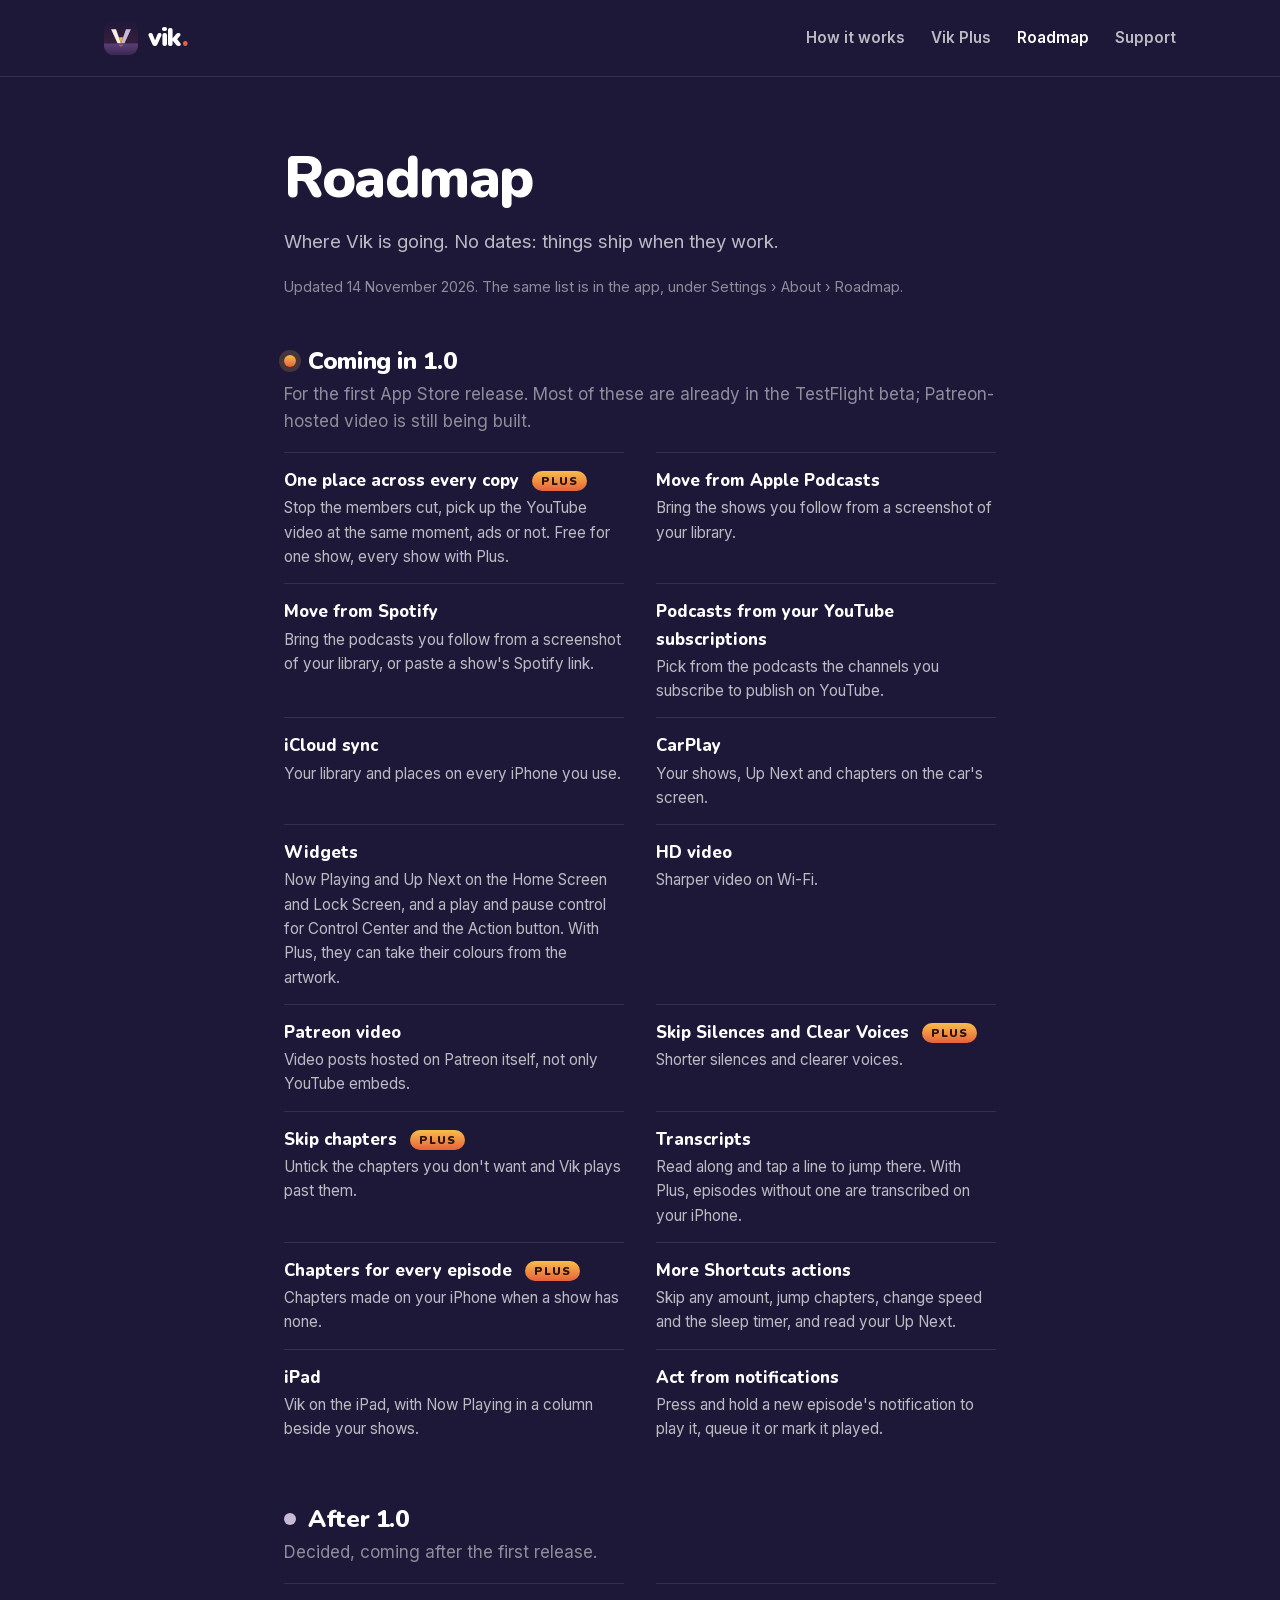
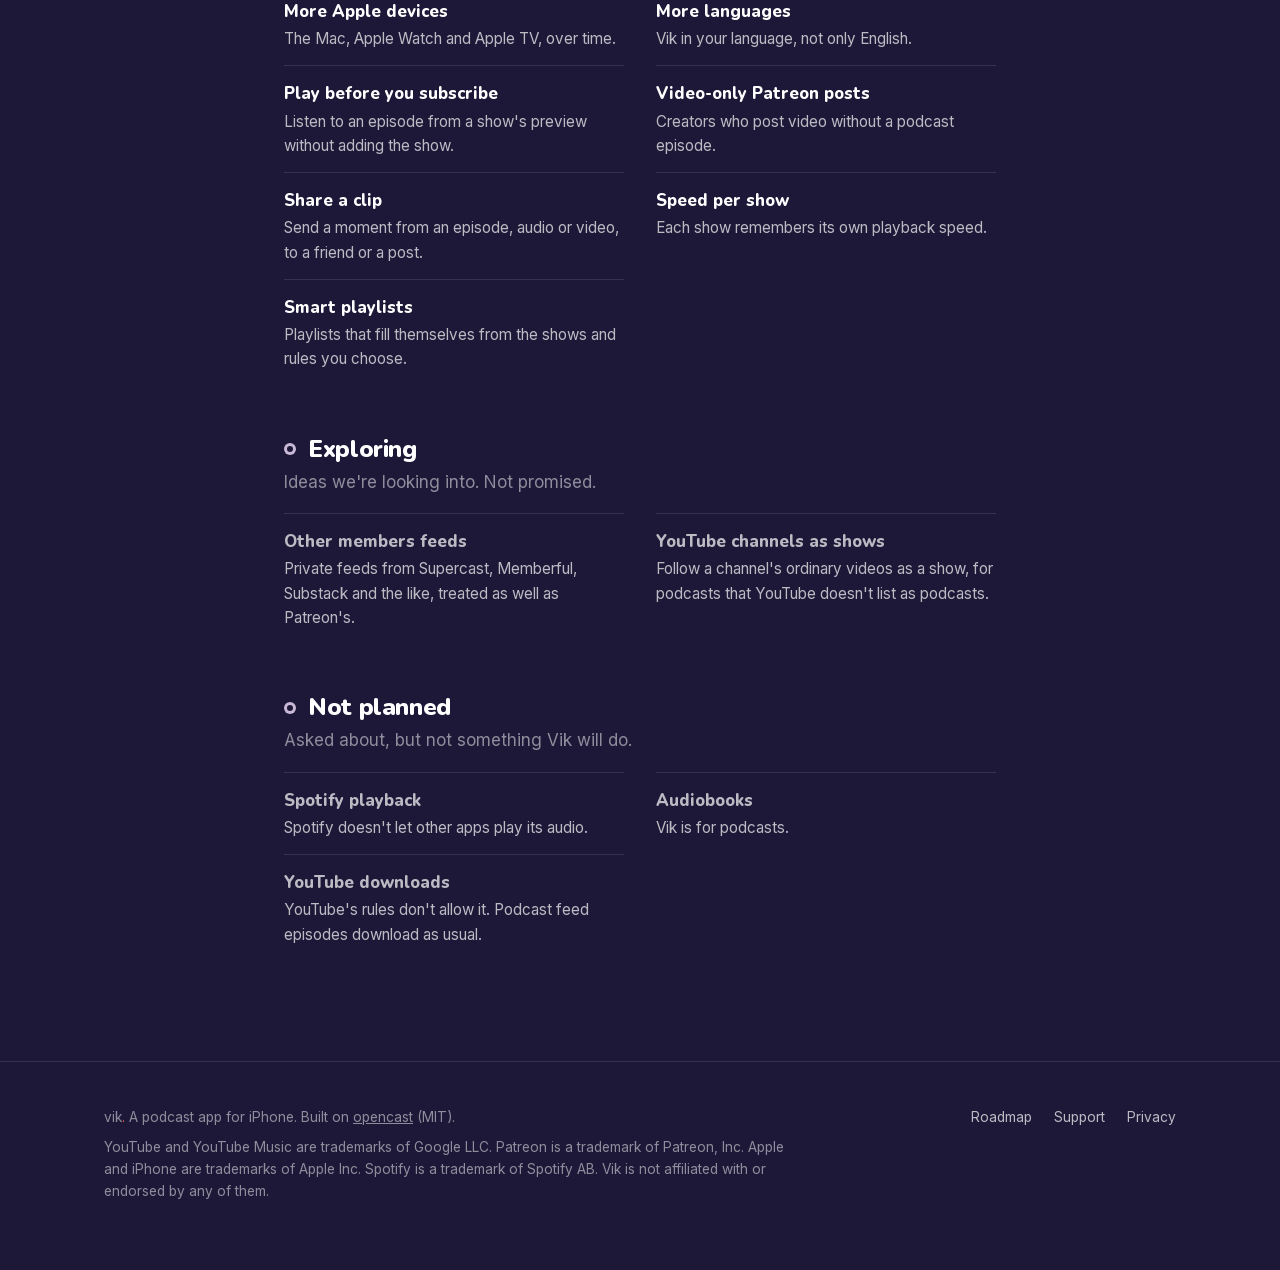
<file: roadmap.html>
<!doctype html>
<html lang="en">
<head>
<meta charset="utf-8">
<meta name="viewport" content="width=device-width, initial-scale=1, viewport-fit=cover">
<title>Vik Roadmap</title>
<meta name="description" content="What's coming to Vik, what comes after 1.0, and what we're exploring.">
<meta name="theme-color" content="#16112B">
<meta property="og:type" content="website">
<meta property="og:site_name" content="Vik">
<meta property="og:title" content="Vik Roadmap">
<meta property="og:description" content="What's coming to Vik, what comes after 1.0, and what we're exploring.">
<meta property="og:url" content="https://getvik.app/roadmap.html">
<meta property="og:image" content="https://getvik.app/assets/og.png">
<meta property="og:image:width" content="1200">
<meta property="og:image:height" content="630">
<meta property="og:image:alt" content="YouTube on the TV paused at 41:12, and Vik on the phone at 41:12: the same moment.">
<meta name="twitter:card" content="summary_large_image">
<link rel="icon" href="assets/vik-icon.svg" type="image/svg+xml">
<link rel="stylesheet" href="assets/site.css">
</head>
<body>

<header class="site-head page-head">
  <div class="wrap">
    <a class="brand" href="./"><img src="assets/vik-icon.svg" alt=""><span>vik<span class="dot">.</span></span></a>
    <nav aria-label="Main">
      <a class="hide-sm" href="./#place">How it works</a>
      <a href="./#plus">Vik Plus</a>
      <a href="roadmap.html" aria-current="page">Roadmap</a>
      <a href="support.html">Support</a>
    </nav>
  </div>
</header>

<main class="page">
  <h1>Roadmap</h1>
  <p class="lede">Where Vik is going. No dates: things ship when they work.</p>
  <p class="updated">Updated 14 November 2026. The same list is in the app, under Settings › About › Roadmap.</p>

  <section class="road road-launch" aria-labelledby="road-launch">
    <h2 id="road-launch">Coming in 1.0</h2>
    <p>For the first App Store release. Most of these are already in the TestFlight beta; Patreon-hosted video is still being built.</p>
    <ul>
      <li><strong>One place across every copy</strong> <span class="plus-chip">PLUS</span><span>Stop the members cut, pick up the YouTube video at the same moment, ads or not. Free for one show, every show with Plus.</span></li>
      <li><strong>Move from Apple Podcasts</strong><span>Bring the shows you follow from a screenshot of your library.</span></li>
      <li><strong>Move from Spotify</strong><span>Bring the podcasts you follow from a screenshot of your library, or paste a show&#x27;s Spotify link.</span></li>
      <li><strong>Podcasts from your YouTube subscriptions</strong><span>Pick from the podcasts the channels you subscribe to publish on YouTube.</span></li>
      <li><strong>iCloud sync</strong><span>Your library and places on every iPhone you use.</span></li>
      <li><strong>CarPlay</strong><span>Your shows, Up Next and chapters on the car&#x27;s screen.</span></li>
      <li><strong>Widgets</strong><span>Now Playing and Up Next on the Home Screen and Lock Screen, and a play and pause control for Control Center and the Action button. With Plus, they can take their colours from the artwork.</span></li>
      <li><strong>HD video</strong><span>Sharper video on Wi-Fi.</span></li>
      <li><strong>Patreon video</strong><span>Video posts hosted on Patreon itself, not only YouTube embeds.</span></li>
      <li><strong>Skip Silences and Clear Voices</strong> <span class="plus-chip">PLUS</span><span>Shorter silences and clearer voices.</span></li>
      <li><strong>Skip chapters</strong> <span class="plus-chip">PLUS</span><span>Untick the chapters you don&#x27;t want and Vik plays past them.</span></li>
      <li><strong>Transcripts</strong><span>Read along and tap a line to jump there. With Plus, episodes without one are transcribed on your iPhone.</span></li>
      <li><strong>Chapters for every episode</strong> <span class="plus-chip">PLUS</span><span>Chapters made on your iPhone when a show has none.</span></li>
      <li><strong>More Shortcuts actions</strong><span>Skip any amount, jump chapters, change speed and the sleep timer, and read your Up Next.</span></li>
      <li><strong>iPad</strong><span>Vik on the iPad, with Now Playing in a column beside your shows.</span></li>
      <li><strong>Act from notifications</strong><span>Press and hold a new episode&#x27;s notification to play it, queue it or mark it played.</span></li>
    </ul>
  </section>

  <section class="road road-next" aria-labelledby="road-next">
    <h2 id="road-next">After 1.0</h2>
    <p>Decided, coming after the first release.</p>
    <ul>
      <li><strong>More Apple devices</strong><span>The Mac, Apple Watch and Apple TV, over time.</span></li>
      <li><strong>More languages</strong><span>Vik in your language, not only English.</span></li>
      <li><strong>Play before you subscribe</strong><span>Listen to an episode from a show&#x27;s preview without adding the show.</span></li>
      <li><strong>Video-only Patreon posts</strong><span>Creators who post video without a podcast episode.</span></li>
      <li><strong>Share a clip</strong><span>Send a moment from an episode, audio or video, to a friend or a post.</span></li>
      <li><strong>Speed per show</strong><span>Each show remembers its own playback speed.</span></li>
      <li><strong>Smart playlists</strong><span>Playlists that fill themselves from the shows and rules you choose.</span></li>
    </ul>
  </section>

  <section class="road road-exploring" aria-labelledby="road-exploring">
    <h2 id="road-exploring">Exploring</h2>
    <p>Ideas we&#x27;re looking into. Not promised.</p>
    <ul>
      <li><strong>Other members feeds</strong><span>Private feeds from Supercast, Memberful, Substack and the like, treated as well as Patreon&#x27;s.</span></li>
      <li><strong>YouTube channels as shows</strong><span>Follow a channel&#x27;s ordinary videos as a show, for podcasts that YouTube doesn&#x27;t list as podcasts.</span></li>
    </ul>
  </section>

  <section class="road road-not-planned" aria-labelledby="road-not-planned">
    <h2 id="road-not-planned">Not planned</h2>
    <p>Asked about, but not something Vik will do.</p>
    <ul>
      <li><strong>Spotify playback</strong><span>Spotify doesn&#x27;t let other apps play its audio.</span></li>
      <li><strong>Audiobooks</strong><span>Vik is for podcasts.</span></li>
      <li><strong>YouTube downloads</strong><span>YouTube&#x27;s rules don&#x27;t allow it. Podcast feed episodes download as usual.</span></li>
    </ul>
  </section>
</main>

<footer class="site-foot">
  <div class="wrap">
    <div>
      <p>vik<span class="dot">.</span> A podcast app for iPhone. Built on <a href="https://github.com/connlark/opencast">opencast</a> (MIT).</p>
      <p>YouTube and YouTube Music are trademarks of Google LLC. Patreon is a trademark of Patreon, Inc. Apple and iPhone are trademarks of Apple Inc. Spotify is a trademark of Spotify AB. Vik is not affiliated with or endorsed by any of them.</p>
    </div>
    <nav aria-label="Footer">
      <a href="roadmap.html">Roadmap</a>
      <a href="support.html">Support</a>
      <a href="privacy.html">Privacy</a>
    </nav>
  </div>
</footer>
</body>
</html>
</file>
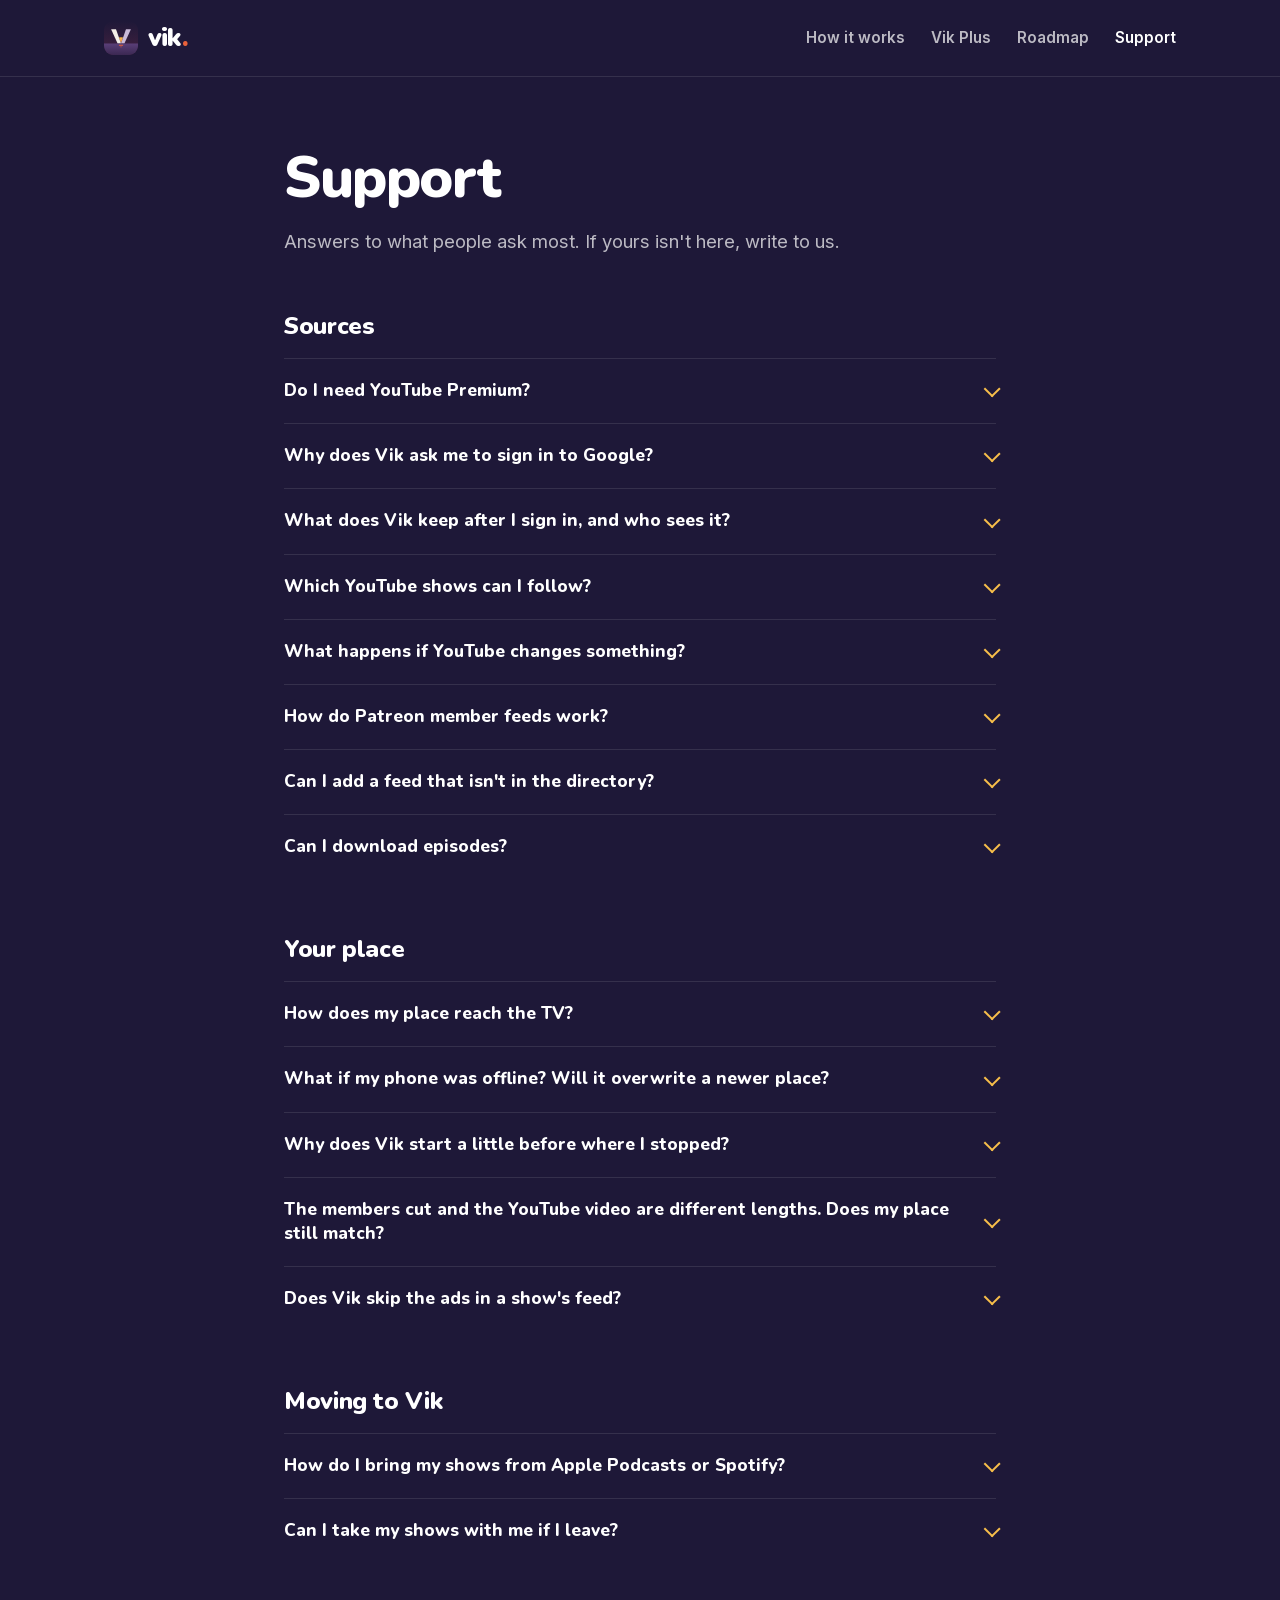
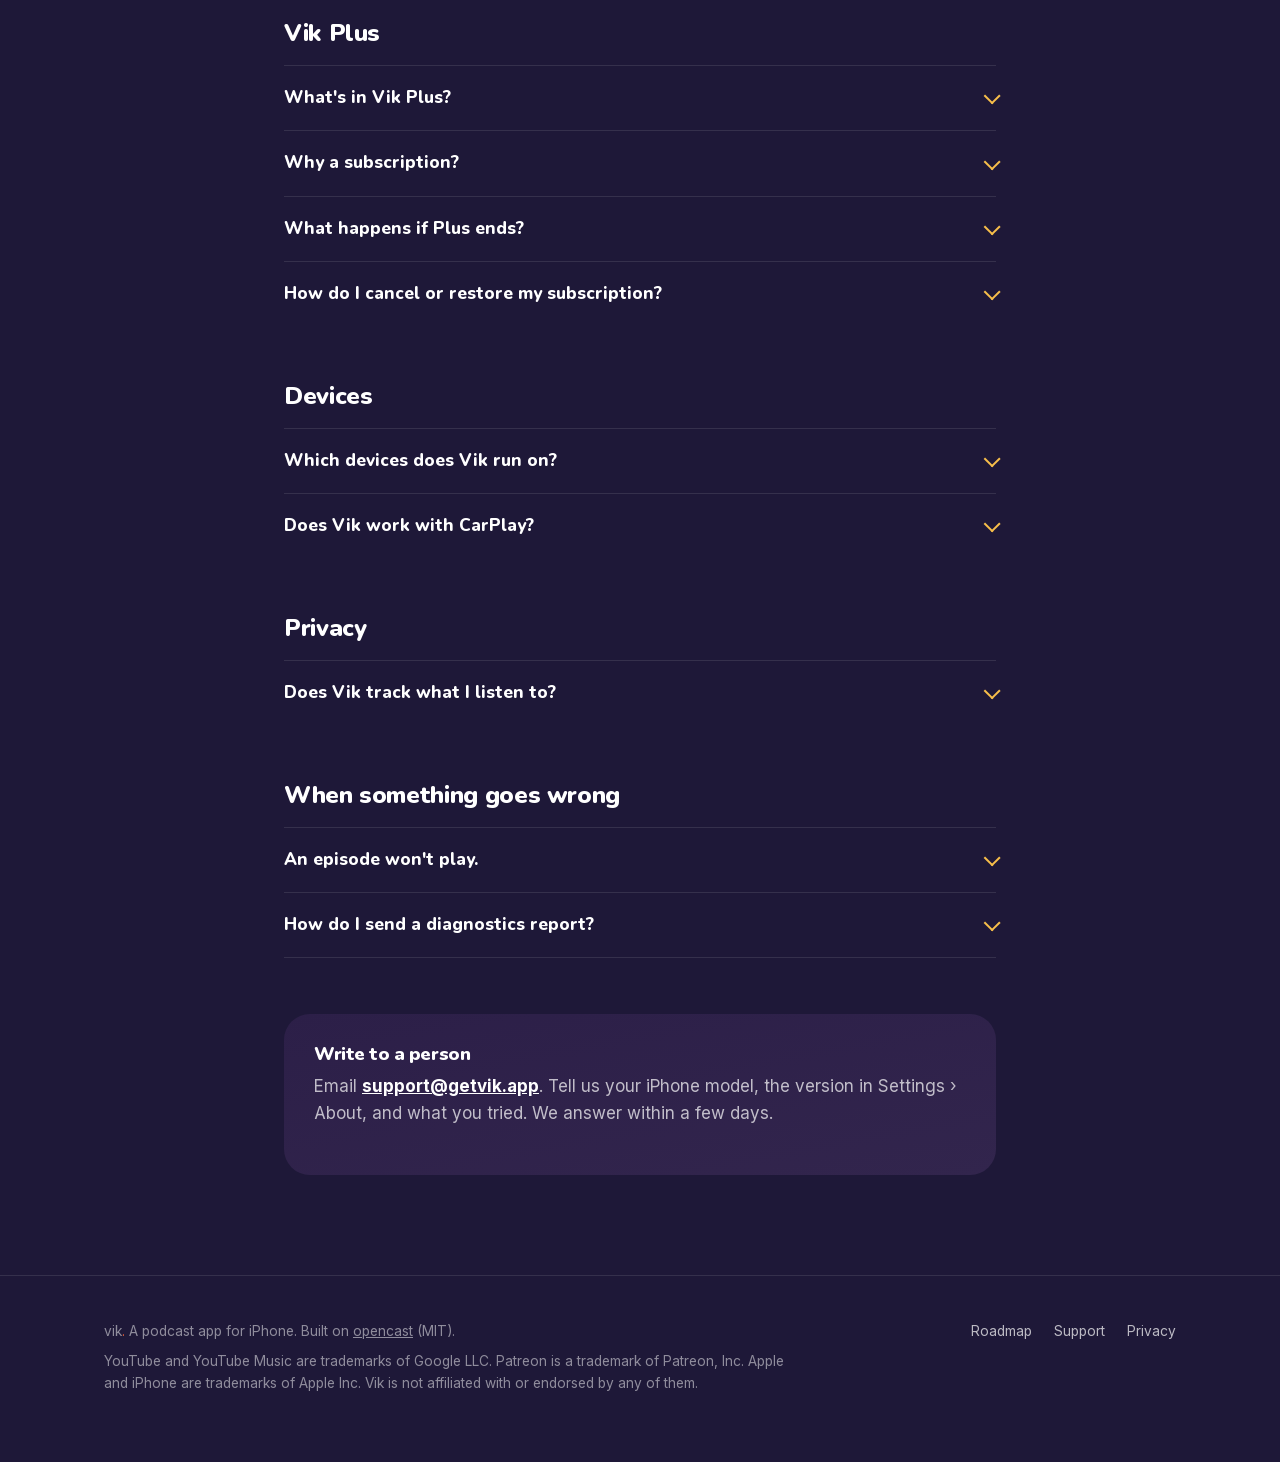
<file: support.html>
<!doctype html>
<html lang="en">
<head>
<meta charset="utf-8">
<meta name="viewport" content="width=device-width, initial-scale=1, viewport-fit=cover">
<title>Vik Support</title>
<meta name="description" content="Answers to common questions about Vik, and how to reach a person.">
<meta name="theme-color" content="#16112B">
<meta property="og:type" content="website">
<meta property="og:site_name" content="Vik">
<meta property="og:title" content="Vik Support">
<meta property="og:description" content="Answers to common questions about Vik, and how to reach a person.">
<meta property="og:url" content="https://getvik.app/support.html">
<meta property="og:image" content="https://getvik.app/assets/og.png">
<meta property="og:image:width" content="1200">
<meta property="og:image:height" content="630">
<meta property="og:image:alt" content="YouTube on the TV paused at 41:12, and Vik on the phone at 41:12: the same moment.">
<meta name="twitter:card" content="summary_large_image">
<link rel="icon" href="assets/vik-icon.svg" type="image/svg+xml">
<link rel="stylesheet" href="assets/site.css">
</head>
<body>

<header class="site-head page-head">
  <div class="wrap">
    <a class="brand" href="./"><img src="assets/vik-icon.svg" alt=""><span>vik<span class="dot">.</span></span></a>
    <nav aria-label="Main">
      <a class="hide-sm" href="./#place">How it works</a>
      <a href="./#plus">Vik Plus</a>
      <a href="roadmap.html">Roadmap</a>
      <a href="support.html" aria-current="page">Support</a>
    </nav>
  </div>
</header>

<main class="page">
  <h1>Support</h1>
  <p class="lede">Answers to what people ask most. If yours isn't here, write to us.</p>

  <h2>Sources</h2>
  <details>
    <summary>Do I need YouTube Premium?</summary>
    <div>
      <p>To play YouTube episodes in Vik, yes. Vik plays a YouTube episode only when YouTube would play it to your account without ads, and that takes Premium. Without it, Vik tells you so and plays the show's podcast feed instead, when it has one. Podcast feeds and Patreon don't need Premium.</p>
    </div>
  </details>
  <details>
    <summary>Why does Vik ask me to sign in to Google?</summary>
    <div>
      <p>To list the podcasts you follow on YouTube Music, play them on your Premium account, and keep your place in sync with YouTube. You sign in on Google's own page. Vik doesn't read or store your password.</p>
      <p>Sign out any time in Settings › Sources › YouTube Music.</p>
    </div>
  </details>
  <details>
    <summary>What does Vik keep after I sign in, and who sees it?</summary>
    <div>
      <p>The sign-in session Google gives the app, the same kind of session a browser keeps. Vik stores it in your iPhone's Keychain, on this phone only (not in iCloud Keychain), and sends it only to YouTube, over an encrypted connection. Vik has no server, so it doesn't go to us or anyone else.</p>
      <p>Vik uses the session to read the podcasts you follow, play them, and write your place in each episode to your watch history. That's all it does with it. A session can do more than that, so signing in does mean trusting Vik. If you'd rather not, podcast feeds and Patreon work without a Google sign-in.</p>
      <p>Signing out deletes the session and the sign-in page's data from your phone. To end the session at Google too, remove the device in your Google account's security settings.</p>
    </div>
  </details>
  <details>
    <summary>Which YouTube shows can I follow?</summary>
    <div>
      <p>The ones YouTube Music lists as podcasts, including the ones you already follow there. A show that's only an ordinary YouTube channel or playlist doesn't appear yet.</p>
    </div>
  </details>
  <details>
    <summary>What happens if YouTube changes something?</summary>
    <div>
      <p>YouTube episodes may stop playing in Vik until we ship an update, which then goes through Apple's review. Podcast feeds and Patreon don't depend on YouTube and keep working, and a show with a feed copy plays that copy meanwhile.</p>
    </div>
  </details>
  <details>
    <summary>How do Patreon member feeds work?</summary>
    <div>
      <p>Sign in to Patreon in Settings › Sources › Patreon. Vik finds the podcast feeds of the creators you support and adds them to your library with a lock. The feed links Vik finds this way stay in your phone's Keychain and aren't shown in full anywhere in the app.</p>
      <p>You don't have to sign in: you can paste the RSS link from your Patreon membership page instead, as in any podcast app. Signing in also brings the YouTube videos creators post with each episode. Video hosted on Patreon itself is still to come.</p>
    </div>
  </details>
  <details>
    <summary>Can I add a feed that isn't in the directory?</summary>
    <div>
      <p>Yes. Paste the feed's link into Search, or use Add a Show at the top of Search. Private feeds from other membership services, such as Supercast or Memberful, work the same way. A private link you add yourself is part of your library, so it syncs to your own private iCloud when sync is on, and it's included when you export your shows.</p>
    </div>
  </details>
  <details>
    <summary>Can I download episodes?</summary>
    <div>
      <p>Episodes from podcast feeds and Patreon, yes, on Wi-Fi only if you like. YouTube episodes stream only: YouTube's rules don't allow saving them. When a show has a feed copy, that's the one to download.</p>
    </div>
  </details>

  <h2>Your place</h2>
  <details>
    <summary>How does my place reach the TV?</summary>
    <div>
      <p>For YouTube episodes, Vik writes your place to your YouTube account as you listen, the same way YouTube's own app does. YouTube on your TV, browser or another phone resumes there. There's no Vik app on the TV; YouTube's own app picks up. When you open Vik again, it reads your account first, so a place you reached elsewhere wins over an older one in Vik.</p>
    </div>
  </details>
  <details>
    <summary>What if my phone was offline? Will it overwrite a newer place?</summary>
    <div>
      <p>No. If saving your place to YouTube fails, Vik keeps it and tries again when you're back online, but first it reads your account. If you've got further somewhere else in the meantime, the older place from your phone is dropped. Playing the same episode on two devices at the same moment is the one case where a place can still get lost.</p>
    </div>
  </details>
  <details>
    <summary>Why does Vik start a little before where I stopped?</summary>
    <div>
      <p>On purpose. Vik goes back about 20 seconds when you resume, so you catch the sentence you were in.</p>
    </div>
  </details>
  <details>
    <summary>The members cut and the YouTube video are different lengths. Does my place still match?</summary>
    <div>
      <p>Yes. Vik works out where the two copies line up: it reads YouTube's captions for the video, transcribes the other copy on your phone, and matches the words. A place in the ad-free cut then becomes the same moment in the version with ads and in the YouTube video. Nothing is sent anywhere to do this.</p>
      <p>The free app does this for one show of your choice. With Vik Plus it works for every show.</p>
      <p>It needs a few things: YouTube's captions for the video, which can take a while to appear after a new upload; a language your iPhone can transcribe; and Wi-Fi the first time, unless you turn off Wi-Fi Only for Matching Copies in Settings › Sync. Until a match is ready, each copy keeps its own place, so you never land somewhere wrong. Already have a copy downloaded? Then nothing extra is fetched.</p>
    </div>
  </details>
  <details>
    <summary>Does Vik skip the ads in a show's feed?</summary>
    <div>
      <p>No. Ads in a public feed play as they always do. Vik uses where they are only to keep your place between copies. If you want an episode without ads, a members feed is the way to get one.</p>
    </div>
  </details>

  <h2>Moving to Vik</h2>
  <details>
    <summary>How do I bring my shows from Apple Podcasts or Spotify?</summary>
    <div>
      <p>Take screenshots of your library in the other app (up to 30, scrolling between them) and choose them in Vik. Vik reads the show names on your phone, finds each show in Apple's podcast directory, and lets you check the list before anything is added. You can also paste a show's Spotify link.</p>
      <p>Your shows come over; your listening history doesn't. Shows that exist only inside Spotify, or that you bought inside Apple Podcasts, have no public feed, so Vik can't find them.</p>
    </div>
  </details>
  <details>
    <summary>Can I take my shows with me if I leave?</summary>
    <div>
      <p>Yes, as an OPML file, which other podcast apps can import: Settings › Import &amp; Export. It holds your feed subscriptions, private feeds included. Shows you follow only through YouTube Music or Patreon sign-in, your places and your bookmarks aren't in it.</p>
    </div>
  </details>

  <h2>Vik Plus</h2>
  <details>
    <summary>What's in Vik Plus?</summary>
    <div>
      <p>One place per episode across every copy and cut, for every show (the free app does it for one), bookmarks that land at the same moment in every copy, Skip Silences and Clear Voices, library folders, shuffle in Up Next, and extra icons and themes. Everything else in Vik is free, and anything free today stays free.</p>
    </div>
  </details>
  <details>
    <summary>Why a subscription?</summary>
    <div>
      <p>Keeping YouTube and Patreon working, and the matching between copies, is ongoing work, not something built once. Plus will be US$14.99 a year from launch (prices in other countries are set by Apple), or US$29.99 a year if you'd like to support Vik, with the same features. The player itself is free, with no ads.</p>
    </div>
  </details>
  <details>
    <summary>What happens if Plus ends?</summary>
    <div>
      <p>Nothing you made is deleted. Your bookmarks stay and still play, and your folders stay. Each copy goes back to keeping its own place, except on your one free show, and Skip Silences, Clear Voices and the extra themes switch off.</p>
    </div>
  </details>
  <details>
    <summary>How do I cancel or restore my subscription?</summary>
    <div>
      <p>Apple handles the subscription. To cancel, open Settings on your iPhone, tap your name, then Subscriptions, then Vik. On a new phone, tap Restore Purchases in Vik's Settings › Vik Plus.</p>
    </div>
  </details>

  <h2>Devices</h2>
  <details>
    <summary>Which devices does Vik run on?</summary>
    <div>
      <p>iPhone, with iOS 27 or later, including the iPhone Duo, where Vik has its own layout for the open screen, and the iPad. There's no Android version, and none is planned.</p>
    </div>
  </details>
  <details>
    <summary>Does Vik work with CarPlay?</summary>
    <div>
      <p>Yes. Your shows, Up Next and chapters are on the car's screen.</p>
    </div>
  </details>

  <h2>Privacy</h2>
  <details>
    <summary>Does Vik track what I listen to?</summary>
    <div>
      <p>Vik itself doesn't: no analytics, no ads, no Vik account. The services you use still see their part, as they would in any app: YouTube sees what you play through your account and keeps it in your watch history, and podcast hosts see requests for their files. The <a href="privacy.html">privacy policy</a> lists every service Vik talks to.</p>
    </div>
  </details>

  <h2>When something goes wrong</h2>
  <details>
    <summary>An episode won't play.</summary>
    <div>
      <p>Tap Try Again first. If it's a YouTube episode, check Settings › Sources › YouTube Music still says Premium is active. If it keeps failing, send us a diagnostics report (below).</p>
    </div>
  </details>
  <details>
    <summary>How do I send a diagnostics report?</summary>
    <div>
      <p>Settings › Diagnostics › Share. You'll see the report before it goes anywhere, and you choose where it goes. It holds what Vik was doing and any errors; sign-in sessions, private feed links and stream addresses are left out.</p>
      <p>Beta (TestFlight) versions can also send diagnostics once a day, if you say yes. The <a href="privacy.html">privacy policy</a> explains how. The App Store version never sends them.</p>
    </div>
  </details>

  <div class="contact">
    <h3 style="margin-top:0">Write to a person</h3>
    <p>Email <strong><a href="mailto:support@getvik.app">support@getvik.app</a></strong>. Tell us your iPhone model, the version in Settings › About, and what you tried. We answer within a few days.</p>
  </div>
</main>

<footer class="site-foot">
  <div class="wrap">
    <div>
      <p>vik<span class="dot">.</span> A podcast app for iPhone. Built on <a href="https://github.com/connlark/opencast">opencast</a> (MIT).</p>
      <p>YouTube and YouTube Music are trademarks of Google LLC. Patreon is a trademark of Patreon, Inc. Apple and iPhone are trademarks of Apple Inc. Vik is not affiliated with or endorsed by any of them.</p>
    </div>
    <nav aria-label="Footer">
      <a href="roadmap.html">Roadmap</a>
      <a href="support.html">Support</a>
      <a href="privacy.html">Privacy</a>
    </nav>
  </div>
</footer>
</body>
</html>
</file>
<file: assets/site.css>
@font-face { font-family: "Nunito"; src: url(fonts/nunito.woff2) format("woff2"); font-weight: 400 900; font-display: swap; }
@font-face { font-family: "Inter"; src: url(fonts/inter.woff2) format("woff2"); font-weight: 400 700; font-display: swap; }

:root {
  --night: #1E1838;
  --deep: #16112B;
  --raised: #32254D;
  --plum: #4A3466;
  --sea: #5A3F78;
  --heather: #C9B9D6;
  --snow: #F4EFE8;
  --paper: #FBF3EC;
  --sun-a: #F7BE4A;
  --sun-b: #E8613A;
  --sun: linear-gradient(180deg, var(--sun-a), var(--sun-b));
  --text: #FFFFFF;
  --text-2: rgba(255, 255, 255, .7);
  --text-3: rgba(255, 255, 255, .5);
  --line: rgba(255, 255, 255, .1);
  --round: ui-rounded, "SF Pro Rounded", "Nunito", system-ui, sans-serif;
  --sans: -apple-system, BlinkMacSystemFont, "SF Pro Text", "Inter", system-ui, sans-serif;
  --max: 1120px;
  color-scheme: dark;
}

* { box-sizing: border-box; }
html { -webkit-text-size-adjust: 100%; background: var(--night); }
body { margin: 0; background: var(--night); color: var(--text); font: 400 17px/1.6 var(--sans); overflow-x: hidden; -webkit-font-smoothing: antialiased; }
a { color: inherit; }
img { display: block; max-width: 100%; height: auto; }
h1, h2, h3 { font-family: var(--round); font-weight: 850; line-height: 1.04; letter-spacing: -.025em; margin: 0; text-wrap: balance; }
p { margin: 0 0 1em; text-wrap: pretty; }
.wrap { max-width: var(--max); margin: 0 auto; padding: 0 24px; }
@media (max-width: 480px) { .wrap { padding: 0 16px; } }
.dot { color: var(--sun-b); }
.sunlit { background: var(--sun); -webkit-background-clip: text; background-clip: text; color: transparent; }


.site-head { position: absolute; left: 0; right: 0; z-index: 10; }
.site-head .wrap { display: flex; align-items: center; justify-content: space-between; height: 76px; }
.brand { display: flex; align-items: center; gap: 10px; text-decoration: none; font: 900 1.6rem/1 var(--round); letter-spacing: -.03em; }
.brand img { width: 34px; height: 34px; border-radius: 9px; }
.site-head nav { display: flex; gap: 26px; font: 600 .95rem/1 var(--sans); }
.site-head nav a { text-decoration: none; color: var(--text-2); }
.site-head nav a:hover, .site-head nav a[aria-current] { color: var(--text); }
@media (max-width: 560px) { .site-head nav .hide-sm { display: none; } .site-head nav { gap: 18px; } }
.page-head { position: static; border-bottom: 1px solid var(--line); }

.btn { display: inline-flex; align-items: center; justify-content: center; gap: 10px; padding: 15px 26px; border-radius: 999px; font: 800 1.02rem/1 var(--round); text-decoration: none; }
.btn-sun { background: var(--sun); color: #2A1208; box-shadow: 0 10px 30px rgba(232, 97, 58, .35), inset 0 1px 0 rgba(255, 255, 255, .35); }
.btn-line { color: var(--text); box-shadow: inset 0 0 0 1.5px rgba(255, 255, 255, .35); }
.btn-line:hover { box-shadow: inset 0 0 0 1.5px rgba(255, 255, 255, .7); }

.hero { position: relative; min-height: max(900px, 100svh); display: flex; flex-direction: column; isolation: isolate; overflow: hidden; }
.hero .scene { position: absolute; inset: 0; z-index: -1; }
.hero .scene img { width: 100%; height: 100%; object-fit: cover; object-position: 50% 100%; }
.hero-copy { text-align: center; padding-top: clamp(120px, 16vh, 170px); padding-bottom: 300px; }
.tagline { font: 800 .82rem/1 var(--round); letter-spacing: .24em; text-transform: uppercase; color: var(--heather); margin-bottom: 22px; }
.hero h1 { font-size: clamp(3rem, 8.4vw, 6rem); text-shadow: 0 2px 30px rgba(22, 17, 43, .6); }
.hero .lede { font-size: clamp(1.08rem, 2.1vw, 1.3rem); color: rgba(255, 255, 255, .8); max-width: 30em; margin: 24px auto 0; }
.hero .actions { display: flex; flex-wrap: wrap; gap: 12px; justify-content: center; margin-top: 32px; }
.hero .fine { margin-top: 16px; font-size: .86rem; color: var(--text-3); }
.scroll-cue { display: none; position: absolute; left: 50%; bottom: 26px; transform: translateX(-50%); width: 2px; height: 46px; background: linear-gradient(180deg, transparent, rgba(255, 255, 255, .5)); }

.section { padding: clamp(80px, 12vw, 150px) 0; position: relative; overflow-x: clip; }
.eyebrow { font: 800 .8rem/1 var(--round); letter-spacing: .18em; text-transform: uppercase; color: var(--sun-a); margin-bottom: 18px; display: flex; align-items: center; gap: 10px; }
.eyebrow::before { content: ""; width: 10px; height: 10px; border-radius: 50%; background: var(--sun); flex: none; }
.section h2 { font-size: clamp(2.3rem, 5.6vw, 4rem); max-width: 14ch; }
.section .lede { font-size: clamp(1.05rem, 1.7vw, 1.22rem); color: var(--text-2); max-width: 32em; margin-top: 22px; }
.plus-chip { display: inline-block; font: 900 .7rem/1 var(--round); letter-spacing: .08em; padding: 5px 9px 4px; border-radius: 99px; background: var(--sun); color: #2A1208; vertical-align: .35em; margin-left: 8px; }

.two { display: grid; grid-template-columns: 1fr 1fr; gap: clamp(40px, 7vw, 96px); align-items: center; }
.two.rev > :first-child { order: 2; }
@media (max-width: 860px) { .two { grid-template-columns: 1fr; } .two.rev > :first-child { order: 0; } }

.device { position: relative; width: min(330px, 80vw); margin: 0 auto; padding: 10px; border-radius: 48px; background: linear-gradient(160deg, #3a3150, #0B0816 40%); box-shadow: 0 50px 100px -20px rgba(0, 0, 0, .7), 0 0 0 1px rgba(255, 255, 255, .08) inset; }
.device img { border-radius: 39px; width: 100%; }
.device.open { width: min(600px, 92vw); border-radius: 40px; }
.device.open img { border-radius: 31px; }
.halo { position: relative; isolation: isolate; }
.halo::before { content: ""; position: absolute; left: 50%; top: 55%; width: 120%; aspect-ratio: 1; transform: translate(-50%, -50%); border-radius: 50%; background: radial-gradient(closest-side, rgba(232, 97, 58, .35), rgba(90, 63, 120, .18) 60%, transparent); z-index: -1; }
.caption { text-align: center; font-size: .88rem; color: var(--text-3); margin-top: 18px; }

.copies { list-style: none; margin: 36px 0 0; padding: 0; display: grid; max-width: 30em; }
.copies li { display: grid; grid-template-columns: 12px 1fr auto; gap: 16px; align-items: baseline; padding: 16px 0; border-top: 1px solid var(--line); }
.copies li::before { content: ""; width: 12px; height: 12px; border-radius: 50%; background: var(--heather); opacity: .45; transform: translateY(1px); }
.copies li.best::before { background: var(--sun); opacity: 1; box-shadow: 0 0 0 5px rgba(247, 190, 74, .18); }
.copies strong { font: 800 1.08rem/1.3 var(--round); }
.copies span { color: var(--text-3); font-size: .9rem; }
.copies em { font: 700 .82rem/1 var(--round); font-style: normal; color: var(--text-3); }
.copies li.best em { color: var(--sun-a); }

.voyage { margin-top: 64px; display: grid; grid-template-columns: repeat(3, 1fr); position: relative; }
.voyage::before { content: ""; position: absolute; left: 16.66%; right: 16.66%; top: 108px; height: 3px; border-radius: 3px; background: linear-gradient(90deg, rgba(201, 185, 214, .35), var(--sun-b)); }
.stop { text-align: center; padding: 0 12px; }
.stop time { font: 900 clamp(2.4rem, 5vw, 3.6rem)/1 var(--round); letter-spacing: -.03em; font-variant-numeric: tabular-nums; height: 86px; display: flex; align-items: flex-end; justify-content: center; }
.stop .buoy { width: 22px; height: 22px; margin: 11px auto 0; border-radius: 50%; background: var(--night); box-shadow: inset 0 0 0 3px var(--heather); position: relative; z-index: 1; }
.stop.now .buoy { background: var(--sun); box-shadow: 0 0 0 7px rgba(247, 190, 74, .2); }
.stop h3 { font-size: 1.15rem; margin-top: 22px; letter-spacing: -.01em; }
.stop p { color: var(--text-3); font-size: .93rem; margin: 6px auto 0; max-width: 17em; }
@media (max-width: 760px) {
  .voyage { grid-template-columns: 1fr; }
  .voyage::before { left: 10px; right: auto; top: 20px; bottom: 50px; width: 3px; height: auto; background: linear-gradient(180deg, rgba(201, 185, 214, .35), var(--sun-b)); }
  .stop { display: grid; grid-template-columns: 22px 1fr; column-gap: 24px; text-align: left; padding: 0 0 36px; }
  .stop .buoy { grid-row: 1 / 4; grid-column: 1; margin: 10px 0 0; }
  .stop time { height: auto; justify-content: flex-start; font-size: 2.3rem; grid-column: 2; grid-row: 1; }
  .stop h3 { margin-top: 10px; grid-column: 2; }
  .stop p { margin: 4px 0 0; grid-column: 2; }
}

.cuts { margin-top: 56px; padding: clamp(24px, 4vw, 44px); border-radius: 28px; background: linear-gradient(180deg, rgba(90, 63, 120, .32), rgba(50, 37, 77, .2)); box-shadow: inset 0 0 0 1px var(--line); }
.cut { display: grid; grid-template-columns: 190px 1fr; gap: 20px; align-items: center; margin-bottom: 30px; }
.cut:last-of-type { margin-bottom: 0; }
.cut .name { font: 800 1rem/1.25 var(--round); }
.cut .name span { display: block; font: 500 .82rem/1.4 var(--sans); color: var(--text-3); }
.track { position: relative; height: 30px; }
.bar { position: absolute; inset: 0 auto 0 0; display: flex; gap: 3px; height: 100%; }
.bar i { display: block; height: 100%; border-radius: 7px; background: rgba(201, 185, 214, .55); }
.bar i.ad { background: repeating-linear-gradient(-45deg, rgba(232, 97, 58, .6) 0 5px, rgba(232, 97, 58, .2) 5px 10px); }
.bar b { position: absolute; top: 50%; width: 22px; height: 22px; margin: -11px 0 0 -11px; border-radius: 50%; background: var(--sun); box-shadow: 0 0 0 5px #2a2046, 0 0 22px rgba(247, 190, 74, .6); z-index: 2; }
.bar small { position: absolute; top: -24px; transform: translateX(-50%); font: 800 .82rem/1 var(--round); color: var(--sun-a); white-space: nowrap; font-variant-numeric: tabular-nums; }
.cuts .key { display: flex; gap: 22px; flex-wrap: wrap; margin-top: 30px; padding-top: 22px; border-top: 1px solid var(--line); font-size: .85rem; color: var(--text-3); }
.cuts .key i { display: inline-block; width: 14px; height: 14px; border-radius: 4px; vertical-align: -2px; margin-right: 8px; }
@media (max-width: 640px) { .cut { grid-template-columns: 1fr; gap: 34px; margin-bottom: 34px; } }

.features { display: grid; grid-template-columns: repeat(3, 1fr); gap: 44px 40px; margin-top: 64px; }
@media (max-width: 860px) { .features { grid-template-columns: 1fr 1fr; } }
@media (max-width: 540px) { .features { grid-template-columns: 1fr; gap: 30px; } }
.feature h3 { font-size: 1.2rem; letter-spacing: -.01em; margin-bottom: 8px; }
.feature p { color: var(--text-2); font-size: .97rem; margin: 0; }
.feature svg { width: 30px; height: 30px; margin-bottom: 16px; stroke: var(--sun-a); fill: none; stroke-width: 1.8; stroke-linecap: round; stroke-linejoin: round; }

.dawn { background: linear-gradient(180deg, var(--night) 0, #43213F 90px, #B5604E 260px, #F2C59A 420px, var(--paper) 560px); color: var(--night); padding-top: clamp(340px, 40vw, 520px); }
.dawn .eyebrow { color: #B5441F; }
.dawn .lede { color: #4F4766; }
.plans { display: grid; grid-template-columns: 1fr 1fr; gap: 22px; margin-top: 56px; }
@media (max-width: 780px) { .plans { grid-template-columns: 1fr; } }
.plan { border-radius: 30px; padding: clamp(28px, 4vw, 42px); background: #fff; box-shadow: 0 1px 0 rgba(30, 24, 56, .06), 0 24px 60px -30px rgba(30, 24, 56, .35); }
.plan.plus { background: linear-gradient(170deg, #2C1F48, var(--night) 70%); color: #fff; position: relative; overflow: hidden; }
.plan.plus::after { content: ""; position: absolute; right: -80px; bottom: -80px; width: 260px; height: 260px; border-radius: 50%; background: radial-gradient(closest-side, rgba(232, 97, 58, .45), transparent); }
.plan h3 { font-size: 1.7rem; }
.plan .price { font: 900 2.6rem/1 var(--round); letter-spacing: -.03em; margin: 18px 0 8px; }
.plan .price small { font: 600 1rem var(--sans); letter-spacing: 0; opacity: .6; }
.plan .sub { font-size: .95rem; color: #6A6283; }
.plan.plus .sub { color: rgba(255, 255, 255, .65); }
.plan ul { list-style: none; padding: 0; margin: 28px 0 0; display: grid; gap: 13px; position: relative; z-index: 1; }
.plan li { padding-left: 30px; position: relative; }
.plan li::before { content: ""; position: absolute; left: 2px; top: .42em; width: 12px; height: 12px; border-radius: 50%; background: var(--heather); }
.plan.plus li::before { background: var(--sun); }
.plan .foot { font-size: .88rem; color: #6A6283; margin: 24px 0 0; }
.promise { text-align: center; font: 800 clamp(1.3rem, 2.6vw, 1.7rem)/1.3 var(--round); margin: 64px auto 0; max-width: 26em; letter-spacing: -.01em; }

.dusk { background: linear-gradient(180deg, var(--paper), #F2C59A 140px, #8E4A5A 300px, var(--night) 460px); padding-top: clamp(300px, 36vw, 440px); }
.private h2 { max-width: 18ch; }
.private ul { list-style: none; padding: 0; margin: 44px 0 0; display: grid; grid-template-columns: repeat(2, 1fr); gap: 30px 48px; max-width: 900px; }
@media (max-width: 680px) { .private ul { grid-template-columns: 1fr; } }
.private li { padding-top: 18px; border-top: 2px solid rgba(247, 190, 74, .5); color: var(--text-2); }
.private li strong { display: block; color: var(--text); font: 800 1.12rem/1.3 var(--round); margin-bottom: 6px; }

.closer { text-align: center; padding: clamp(90px, 12vw, 150px) 0; }
.closer img { width: 120px; height: 120px; margin: 0 auto 30px; border-radius: 27px; box-shadow: 0 30px 60px -10px rgba(0, 0, 0, .6); }
.closer h2 { font-size: clamp(2.6rem, 7vw, 5rem); max-width: none; }
.closer p { color: var(--text-2); max-width: 30em; margin: 20px auto 30px; }
.closer .fine { font-size: .86rem; color: var(--text-3); margin: 16px auto 0; }

.page { max-width: 760px; margin: 0 auto; padding: 72px 24px 100px; }
.page h1 { font-size: clamp(2.4rem, 6vw, 3.6rem); margin-bottom: 18px; }
.page h2 { font-size: 1.5rem; margin: 2.4em 0 .8em; letter-spacing: -.015em; }
.page h3 { font-size: 1.15rem; }
.page .lede { font-size: 1.15rem; color: var(--text-2); }
.page p, .page li { color: var(--text-2); }
.page strong { color: var(--text); }
.page ul { padding-left: 1.2em; }
.page li { margin-bottom: .55em; }
.page table { width: 100%; border-collapse: collapse; font-size: .95rem; margin: 1em 0 1.5em; }
.page th, .page td { text-align: left; vertical-align: top; padding: 12px 14px 12px 0; border-bottom: 1px solid var(--line); }
.page th { font-family: var(--round); font-weight: 800; }
.page td { color: var(--text-2); }
.table-scroll { overflow-x: auto; }
details { border-top: 1px solid var(--line); }
details:last-of-type { border-bottom: 1px solid var(--line); }
details summary { cursor: pointer; font: 800 1.08rem/1.4 var(--round); padding: 20px 0; list-style: none; display: flex; justify-content: space-between; gap: 16px; align-items: center; }
details summary::-webkit-details-marker { display: none; }
details summary::after { content: ""; flex: none; width: 10px; height: 10px; border-right: 2px solid var(--sun-a); border-bottom: 2px solid var(--sun-a); transform: rotate(45deg) translateY(-3px); transition: transform .2s; }
details[open] summary::after { transform: rotate(-135deg) translateY(-3px); }
details > div { padding-bottom: 20px; }
details p:last-child { margin-bottom: 0; }
.contact { background: linear-gradient(170deg, #2C1F48, var(--raised)); border-radius: 26px; padding: 30px; margin-top: 56px; }
.contact h3 { margin-bottom: 10px; }

.site-foot { border-top: 1px solid var(--line); padding: 44px 0 60px; font-size: .86rem; color: var(--text-3); }
.site-foot .wrap { display: grid; grid-template-columns: 1fr auto; gap: 28px; }
.site-foot nav { display: flex; gap: 22px; }
.site-foot nav a { text-decoration: none; color: var(--text-2); }
.site-foot nav a:hover { color: var(--text); }
.site-foot p { margin: 0 0 .6em; max-width: 50em; }
@media (max-width: 700px) { .site-foot .wrap { grid-template-columns: 1fr; } }

a:focus-visible, .btn:focus-visible, summary:focus-visible { outline: 3px solid var(--sun-a); outline-offset: 3px; border-radius: 8px; }
@media (prefers-reduced-motion: no-preference) {
  html { scroll-behavior: smooth; }
  @supports (animation-timeline: view()) {
    .rise { animation: rise linear both; animation-timeline: view(); animation-range: entry 0% cover 25%; }
    @keyframes rise { from { opacity: 0; transform: translateY(40px); } }
  }
}

.screen { container-type: inline-size; position: relative; overflow: hidden; border-radius: 39px; background: var(--night); color: #fff; font-family: var(--sans); aspect-ratio: 9 / 19.5; text-align: left; }
.device.open .screen { border-radius: 31px; aspect-ratio: 1.16 / 1; }
.screen * { box-sizing: border-box; }
.sb { display: flex; justify-content: space-between; align-items: center; padding: 4.6cqw 7cqw 0; font: 700 4.2cqw/1 var(--sans); height: 11cqw; }
.sb i { display: inline-block; width: 6.5cqw; height: 3.2cqw; border-radius: 1cqw; background: #fff; margin-left: 1.4cqw; opacity: .9; }
.sb i.sig { width: 5cqw; background: linear-gradient(90deg, #fff 0 18%, transparent 18% 27%, #fff 27% 45%, transparent 45% 54%, #fff 54% 72%, transparent 72% 81%, #fff 81%); clip-path: polygon(0 100%, 100% 0, 100% 100%); border-radius: 0; }
.nav { display: flex; justify-content: space-between; padding: 2cqw 4.5cqw; }
.nav span { width: 10cqw; height: 10cqw; border-radius: 50%; background: rgba(255, 255, 255, .1); display: grid; place-items: center; font: 600 5.5cqw/1 var(--sans); color: #fff; }
.big-title { font: 900 9.6cqw/1.05 var(--round); letter-spacing: -.02em; padding: 2cqw 6cqw 4cqw; margin: 0; }
.group { margin: 0 4.5cqw 4cqw; border-radius: 4.5cqw; background: var(--raised); overflow: hidden; }
.group div { display: flex; align-items: center; gap: 3cqw; padding: 3.4cqw 4cqw; font: 600 4.3cqw/1.2 var(--sans); }
.group div + div { border-top: 1px solid rgba(255, 255, 255, .08); }
.group b { width: 6cqw; height: 6cqw; border-radius: 50%; border: .9cqw solid var(--heather); position: relative; flex: none; }
.group b::after { content: ""; position: absolute; right: -1.4cqw; bottom: -1.4cqw; width: 2.6cqw; height: 2.6cqw; border-radius: 50%; background: var(--sun-b); }
.group em { margin-left: auto; font-style: normal; color: rgba(255, 255, 255, .5); }
.pillrow { display: flex; justify-content: space-between; align-items: center; padding: 0 6cqw 3cqw; font: 800 4.6cqw/1 var(--round); }
.pill { font: 600 3.6cqw/1 var(--sans); padding: 2cqw 3.4cqw; border-radius: 99px; background: rgba(255, 255, 255, .1); color: rgba(255, 255, 255, .8); }
.tiles { display: grid; grid-template-columns: 1fr 1fr; gap: 4cqw 3.6cqw; padding: 0 4.5cqw; }
.tile .art { border-radius: 3.2cqw; }
.tile p { margin: 1.8cqw 0 0; font: 700 3.8cqw/1.2 var(--sans); white-space: nowrap; overflow: hidden; text-overflow: ellipsis; }
.tile small { display: block; font: 500 3.2cqw/1.3 var(--sans); color: rgba(255, 255, 255, .5); }

.art { aspect-ratio: 1; position: relative; overflow: hidden; display: flex; align-items: flex-end; padding: 8%; font: 900 1em/0.95 var(--round); letter-spacing: -.02em; }
.art span { font-size: inherit; }
.art.tide { background: linear-gradient(180deg, #F7BE4A 0 46%, #2B5C6E 46%); color: #F4EFE8; }
.art.tide::before { content: ""; position: absolute; left: 50%; top: 46%; width: 44%; aspect-ratio: 1; transform: translate(-50%, -50%); border-radius: 50%; background: #E8613A; clip-path: inset(0 0 50% 0); }
.art.table { background: #E9DCC7; color: #3B2A1E; }
.art.table::before { content: ""; position: absolute; left: 12%; right: 12%; top: 16%; height: 30%; border: .5em solid #B5441F; border-radius: 50%; border-width: 0.18em; }
.art.night { background: radial-gradient(circle at 70% 28%, #F4EFE8 0 9%, transparent 9.5%), linear-gradient(160deg, #22305E, #0E1330); color: #C9B9D6; }
.art.field { background: repeating-linear-gradient(0deg, #6E8B4A 0 12%, #7E9A57 12% 24%); color: #F4EFE8; }
.art.hours { background: conic-gradient(from 200deg at 50% 40%, #4A3466, #8E4A5A, #4A3466); color: #FBF3EC; }
.art.coast { background: linear-gradient(90deg, #E8613A 0 50%, #1E1838 50%); color: #FBF3EC; }
.tile .art, .lib-row .art { font-size: 6.4cqw; }

.show-head { display: grid; grid-template-columns: 36cqw 1fr; gap: 4.5cqw; padding: 2cqw 6cqw 4cqw; align-items: end; }
.show-head .art { font-size: 7cqw; border-radius: 3.6cqw; box-shadow: 0 3cqw 8cqw rgba(0, 0, 0, .4); }
.show-head h4 { margin: 0; font: 900 7.4cqw/1.02 var(--round); letter-spacing: -.02em; }
.show-head p { margin: 1.6cqw 0 0; font: 500 3.5cqw/1.35 var(--sans); color: rgba(255, 255, 255, .55); }
.chips { display: flex; gap: 2cqw; padding: 0 6cqw 4cqw; flex-wrap: wrap; }
.chips span { font: 700 3.3cqw/1 var(--sans); padding: 1.9cqw 3cqw; border-radius: 99px; background: rgba(201, 185, 214, .16); color: var(--heather); display: inline-flex; gap: 1.4cqw; align-items: center; }
.chips span::before { content: ""; width: 2cqw; height: 2cqw; border-radius: 50%; background: currentColor; opacity: .8; }
.chips span.on { background: rgba(247, 190, 74, .18); color: var(--sun-a); }
.playrow { display: flex; align-items: center; gap: 3.4cqw; padding: 0 6cqw 4.5cqw; }
.playbtn { font: 800 4.3cqw/1 var(--round); padding: 3.2cqw 5.4cqw; border-radius: 99px; background: var(--sun); color: #2A1208; white-space: nowrap; }
.playrow small { font: 500 3.4cqw/1.3 var(--sans); color: rgba(255, 255, 255, .6); }
.eps { padding: 0 6cqw; }
.ep { padding: 3.4cqw 0; border-top: 1px solid rgba(255, 255, 255, .08); }
.ep small { display: block; font: 600 3cqw/1 var(--sans); color: rgba(255, 255, 255, .45); text-transform: uppercase; letter-spacing: .04em; }
.ep p { margin: 1.4cqw 0 0; font: 700 4.1cqw/1.25 var(--sans); }
.ep .prog { display: flex; align-items: center; gap: 2cqw; margin-top: 2.2cqw; font: 600 3.1cqw/1 var(--sans); color: rgba(255, 255, 255, .55); }
.ep .prog i { position: relative; width: 26cqw; height: .9cqw; border-radius: 1cqw; background: rgba(255, 255, 255, .18); }
.ep .prog i::before { content: ""; position: absolute; inset: 0 40% 0 0; background: rgba(255, 255, 255, .7); border-radius: 1cqw; }
.ep .prog i::after { content: ""; position: absolute; left: 60%; top: 50%; width: 2.6cqw; height: 2.6cqw; margin: -1.3cqw 0 0 -1.3cqw; border-radius: 50%; background: var(--sun); }

.dock { position: absolute; left: 3.5cqw; right: 3.5cqw; bottom: 3cqw; display: grid; gap: 2.4cqw; }
.mini-player { display: flex; align-items: center; gap: 3cqw; padding: 2.2cqw; border-radius: 99px; background: rgba(60, 46, 90, .92); backdrop-filter: blur(10px); box-shadow: 0 2cqw 6cqw rgba(0, 0, 0, .35); }
.mini-player .art { width: 9cqw; border-radius: 50%; font-size: 0; padding: 0; }
.mini-player p { margin: 0; flex: 1; min-width: 0; font: 700 3.5cqw/1.2 var(--sans); white-space: nowrap; overflow: hidden; text-overflow: ellipsis; }
.mini-player p small { display: block; font-weight: 500; color: rgba(255, 255, 255, .55); }
.mini-player .pp { width: 0; height: 0; border-left: 3.4cqw solid #fff; border-top: 2.2cqw solid transparent; border-bottom: 2.2cqw solid transparent; margin-right: 3cqw; }
.rail { position: absolute; right: 2.6cqw; bottom: 3cqw; display: grid; gap: 1cqw; padding: 1.6cqw 1.3cqw; border-radius: 99px; background: rgba(50, 37, 77, .94); backdrop-filter: blur(10px); }
.rail span { display: grid; place-items: center; width: 10cqw; height: 10cqw; border-radius: 50%; color: rgba(255, 255, 255, .85); }
.rail span.on { background: rgba(22, 17, 43, .8); color: var(--heather); }
.rail svg { width: 6cqw; height: 6cqw; fill: none; stroke: currentColor; stroke-width: 2.2; stroke-linecap: round; stroke-linejoin: round; }
.screen .dock { right: 18cqw; }

.split { display: grid; grid-template-columns: 40% 1fr; height: calc(100% - 6cqw); }
.device.open .sb { padding: 2.4cqw 3.6cqw 0; height: 6cqw; font-size: 2.1cqw; }
.device.open .sb i { width: 3.2cqw; height: 1.6cqw; }
.device.open .sb i.sig { width: 2.6cqw; }
.side { background: #191430; padding: 1.2cqw 0 0; border-right: 1px solid rgba(255, 255, 255, .06); }
.side .big-title { font-size: 4.6cqw; padding: 1cqw 3cqw 2cqw; }
.lib-row { display: flex; align-items: center; gap: 1.8cqw; margin: 0 1.6cqw; padding: 1.2cqw 1.4cqw; border-radius: 2cqw; }
.lib-row .art { width: 7.5cqw; border-radius: 1.2cqw; font-size: 0; padding: 0; flex: none; }
.lib-row p { margin: 0; font: 700 2.1cqw/1.25 var(--sans); }
.lib-row p small { display: block; font: 500 1.7cqw/1.3 var(--sans); color: rgba(255, 255, 255, .5); }
.lib-row.sel { background: rgba(201, 185, 214, .16); }
.detail { padding: 1cqw 0 0; position: relative; }
.device.open .show-head { grid-template-columns: 17cqw 1fr; gap: 2.6cqw; padding: 2.4cqw 3.4cqw 2.4cqw; }
.device.open .show-head .art { font-size: 3.3cqw; border-radius: 1.8cqw; }
.device.open .show-head h4 { font-size: 4.2cqw; }
.device.open .show-head p { font-size: 1.8cqw; margin-top: .8cqw; }
.device.open .chips { padding: 0 3.4cqw 2.4cqw; gap: 1cqw; }
.device.open .chips span { font-size: 1.7cqw; padding: 1cqw 1.6cqw; gap: .8cqw; }
.device.open .chips span::before { width: 1.1cqw; height: 1.1cqw; }
.device.open .playrow { padding: 0 3.4cqw 2.6cqw; gap: 1.8cqw; }
.device.open .playbtn { font-size: 2.1cqw; padding: 1.6cqw 2.8cqw; }
.device.open .playrow small { font-size: 1.7cqw; }
.device.open .eps { padding: 0 3.4cqw; }
.device.open .ep { padding: 1.7cqw 0; }
.device.open .ep small { font-size: 1.5cqw; }
.device.open .ep p { font-size: 2.1cqw; margin-top: .7cqw; }
.device.open .ep .prog { font-size: 1.6cqw; gap: 1cqw; margin-top: 1.1cqw; }
.device.open .ep .prog i { width: 13cqw; height: .5cqw; }
.device.open .ep .prog i::after { width: 1.4cqw; height: 1.4cqw; margin: -.7cqw 0 0 -.7cqw; }
.device.open .dock { left: 3.4cqw; right: 3.4cqw; bottom: 2.4cqw; }
.device.open .mini-player { gap: 1.6cqw; padding: 1.1cqw; }
.device.open .mini-player .art { width: 4.6cqw; }
.device.open .mini-player p { font-size: 1.8cqw; }
.device.open .mini-player .pp { border-left-width: 1.7cqw; border-top-width: 1.1cqw; border-bottom-width: 1.1cqw; margin-right: 1.6cqw; }
@media (max-width: 600px) {
  .hero { min-height: 800px; }
  .hero-copy { padding-top: 120px; padding-bottom: 210px; }
  .hero .lede { margin-top: 18px; }
  .hero .actions { margin-top: 24px; }
}

.stop .at { display: block; font: 800 .74rem/1 var(--round); letter-spacing: .14em; text-transform: uppercase; color: var(--text-3); margin-bottom: 10px; }
.stop.now .at { color: var(--sun-a); }
.stop time { height: 64px; }
.voyage::before { top: 107px; }
@media (max-width: 760px) {
  .stop .at { grid-column: 2; margin: 4px 0 6px; }
  .stop time { grid-row: auto; }
  .voyage::before { top: 24px; }
}

.devices { display: flex; gap: clamp(18px, 3vw, 40px); justify-content: center; align-items: flex-end; margin-top: 64px; }
.devices figure { margin: 0; display: flex; flex-direction: column; align-items: center; }
.devices figcaption { margin-top: 18px; font: 800 .82rem/1 var(--round); letter-spacing: .12em; text-transform: uppercase; color: var(--text-3); }
.devices .device { margin: 0; }
.devices .phone { width: min(230px, 22vw); padding: 8px; border-radius: 34px; }
.devices .phone img { border-radius: 27px; }
.clip { width: min(720px, 62vw); }
.clip video, .clip img { width: 100%; height: auto; display: block; }
.clip .still { display: none; }
.clip figcaption { text-transform: none; letter-spacing: 0; font: 600 .9rem/1.4 var(--sans); text-align: center; max-width: 34em; }
@media (prefers-reduced-motion: reduce) { .clip video { display: none; } .clip .still { display: block; } }
@media (max-width: 760px) {
  .devices { flex-direction: column; align-items: center; gap: 44px; }
  .devices .phone { width: min(230px, 62vw); }
  .devices figure { width: 100%; }
  .clip { width: calc(100% + 32px); margin: 0 -16px !important; }
}

.same { margin: 56px 0 72px; }
.same-head { position: relative; display: grid; font: 850 clamp(1.4rem, 3vw, 2.1rem)/1.15 var(--round); letter-spacing: -.02em; margin-bottom: 26px; text-wrap: balance; }
.same-head > span { grid-area: 1 / 1; }
.same .m2 { opacity: 0; }
.same-panels { display: grid; grid-template-columns: 1fr 1fr; gap: 20px; }
@media (max-width: 760px) { .same-panels { grid-template-columns: 1fr; } }
.panel { border-radius: 28px; background: rgba(12, 9, 24, .45); box-shadow: inset 0 0 0 1.5px rgba(201, 185, 214, .16); overflow: hidden; padding: 0 0 22px; }
.panel-top { display: flex; align-items: center; justify-content: space-between; gap: 16px; padding: 22px 26px; min-height: 112px; }
.panel .who { position: relative; display: grid; font: 700 1rem/1.25 var(--sans); color: var(--heather); }
.panel .who > span, .panel .big > span { grid-area: 1 / 1; }
.panel .big { display: grid; justify-items: end; align-items: center; font: 900 clamp(3rem, 6.4vw, 4.6rem)/1 var(--round); letter-spacing: -.03em; font-variant-numeric: tabular-nums; white-space: nowrap; }
.panel .big .m2 { font-size: .5em; letter-spacing: -.02em; }
.tv-screen { position: relative; margin: 0 22px; aspect-ratio: 16 / 9; border-radius: 16px; overflow: hidden; background: #07050e; font-family: var(--sans); }
.tv-screen .art { position: absolute; inset: -10%; width: 120%; aspect-ratio: auto; filter: blur(18px) saturate(.75) brightness(.45); }
.tv-where { position: absolute; left: 5%; top: 7%; font: 600 .95rem/1 var(--sans); }
.tv-where span { color: rgba(255, 255, 255, .6); font-weight: 500; }
.tv-pause { position: absolute; right: 5%; top: 7%; display: flex; gap: 6px; }
.tv-pause i { width: 7px; height: 22px; border-radius: 2px; background: rgba(255, 255, 255, .85); }
.tv-title { position: absolute; left: 5%; right: 5%; bottom: 30%; font: 700 1rem/1.2 var(--sans); white-space: nowrap; overflow: hidden; text-overflow: ellipsis; }
.tv-bar { position: absolute; left: 5%; right: 5%; bottom: 21%; height: 5px; border-radius: 5px; background: rgba(255, 255, 255, .25); }
.tv-bar i { position: absolute; inset: 0 43.6% 0 0; border-radius: 5px; background: var(--heather); }
.tv-bar b { position: absolute; left: 56.4%; top: 50%; width: 14px; height: 14px; margin: -7px; border-radius: 50%; background: #fff; }
.tv-time { position: absolute; left: 5%; bottom: 7%; font: 700 .9rem/1 var(--sans); color: var(--sun-a); font-variant-numeric: tabular-nums; }
.np { margin: 0 22px; aspect-ratio: 16 / 9; border-radius: 16px; padding: 5% 6% 4%; background: linear-gradient(180deg, #4A3466, #2a2046); display: flex; flex-direction: column; font-family: var(--sans); container-type: inline-size; }
.np-head { display: flex; align-items: center; gap: 5%; }
.np .art { flex: 0 0 24%; padding: .7em; border-radius: 8px; font-size: 2.9cqw; box-shadow: 0 8px 20px rgba(0, 0, 0, .35); }
.np .art span { position: relative; z-index: 1; }
.np-text { min-width: 0; }
.np-text b { display: block; font: 700 4.2cqw/1.25 var(--sans); }
.np-text small { color: rgba(255, 255, 255, .6); font-size: 3.4cqw; }
.np-bar { position: relative; margin-top: 7%; height: 1.3cqw; border-radius: 1cqw; background: rgba(255, 255, 255, .2); }
.np-bar i { position: absolute; inset: 0 43.6% 0 0; border-radius: 1cqw; background: var(--sun); }
.np-bar i::after { content: ""; position: absolute; right: -1.6cqw; top: 50%; width: 3.2cqw; height: 3.2cqw; margin-top: -1.6cqw; border-radius: 50%; background: var(--sun-a); box-shadow: 0 0 0 .6cqw #3a2a55; }
.np-bar i.m2 { right: 43.3%; }
.np-times { display: flex; justify-content: space-between; margin-top: 2.4cqw; font: 600 3.2cqw/1 var(--sans); color: rgba(255, 255, 255, .6); font-variant-numeric: tabular-nums; }
.np-times > span, .np-chip { display: grid; }
.np-times > span > span, .np-chip > span { grid-area: 1 / 1; }
.np-times > span:last-child { justify-items: end; }
.np-chip { align-self: center; justify-items: center; margin-top: auto; padding: 2cqw 4cqw; border-radius: 99px; background: rgba(22, 17, 43, .75); box-shadow: 0 0 0 .5cqw rgba(247, 190, 74, .55); font: 700 3.5cqw/1.2 var(--sans); white-space: nowrap; }
@media (prefers-reduced-motion: no-preference) {
  .same .m1 { animation: same-a 9s infinite; }
  .same .m2 { animation: same-b 9s infinite; }
  @keyframes same-a { 0%, 42% { opacity: 1; } 48%, 92% { opacity: 0; } 98%, 100% { opacity: 1; } }
  @keyframes same-b { 0%, 42% { opacity: 0; } 48%, 92% { opacity: 1; } 98%, 100% { opacity: 0; } }
}

.page .updated { font-size: .9rem; color: var(--text-3); }
.road { margin-top: 3em; }
.road h2 { margin: 0 0 .3em; display: flex; align-items: center; gap: 12px; }
.road h2::before { content: ""; width: 12px; height: 12px; border-radius: 50%; flex: none; box-shadow: inset 0 0 0 3px var(--heather); }
.road-launch h2::before { background: var(--sun); box-shadow: 0 0 0 5px rgba(247, 190, 74, .18); }
.road-next h2::before { background: var(--heather); box-shadow: none; }
.road > p { color: var(--text-3); margin-bottom: 1em; }
.page .road ul { list-style: none; padding: 0; margin: 0; display: grid; grid-template-columns: 1fr 1fr; gap: 0 32px; }
.page .road li { margin: 0; padding: 14px 0; border-top: 1px solid var(--line); }
.road li strong { font: 800 1.05rem/1.35 var(--round); }
.road li .plus-chip { vertical-align: .1em; }
.road li span:last-child { display: block; color: var(--text-2); font-size: .95rem; margin-top: 2px; }
.road-not-planned li strong, .road-exploring li strong { color: var(--text-2); }
@media (max-width: 640px) { .page .road ul { grid-template-columns: 1fr; } }
</file>
